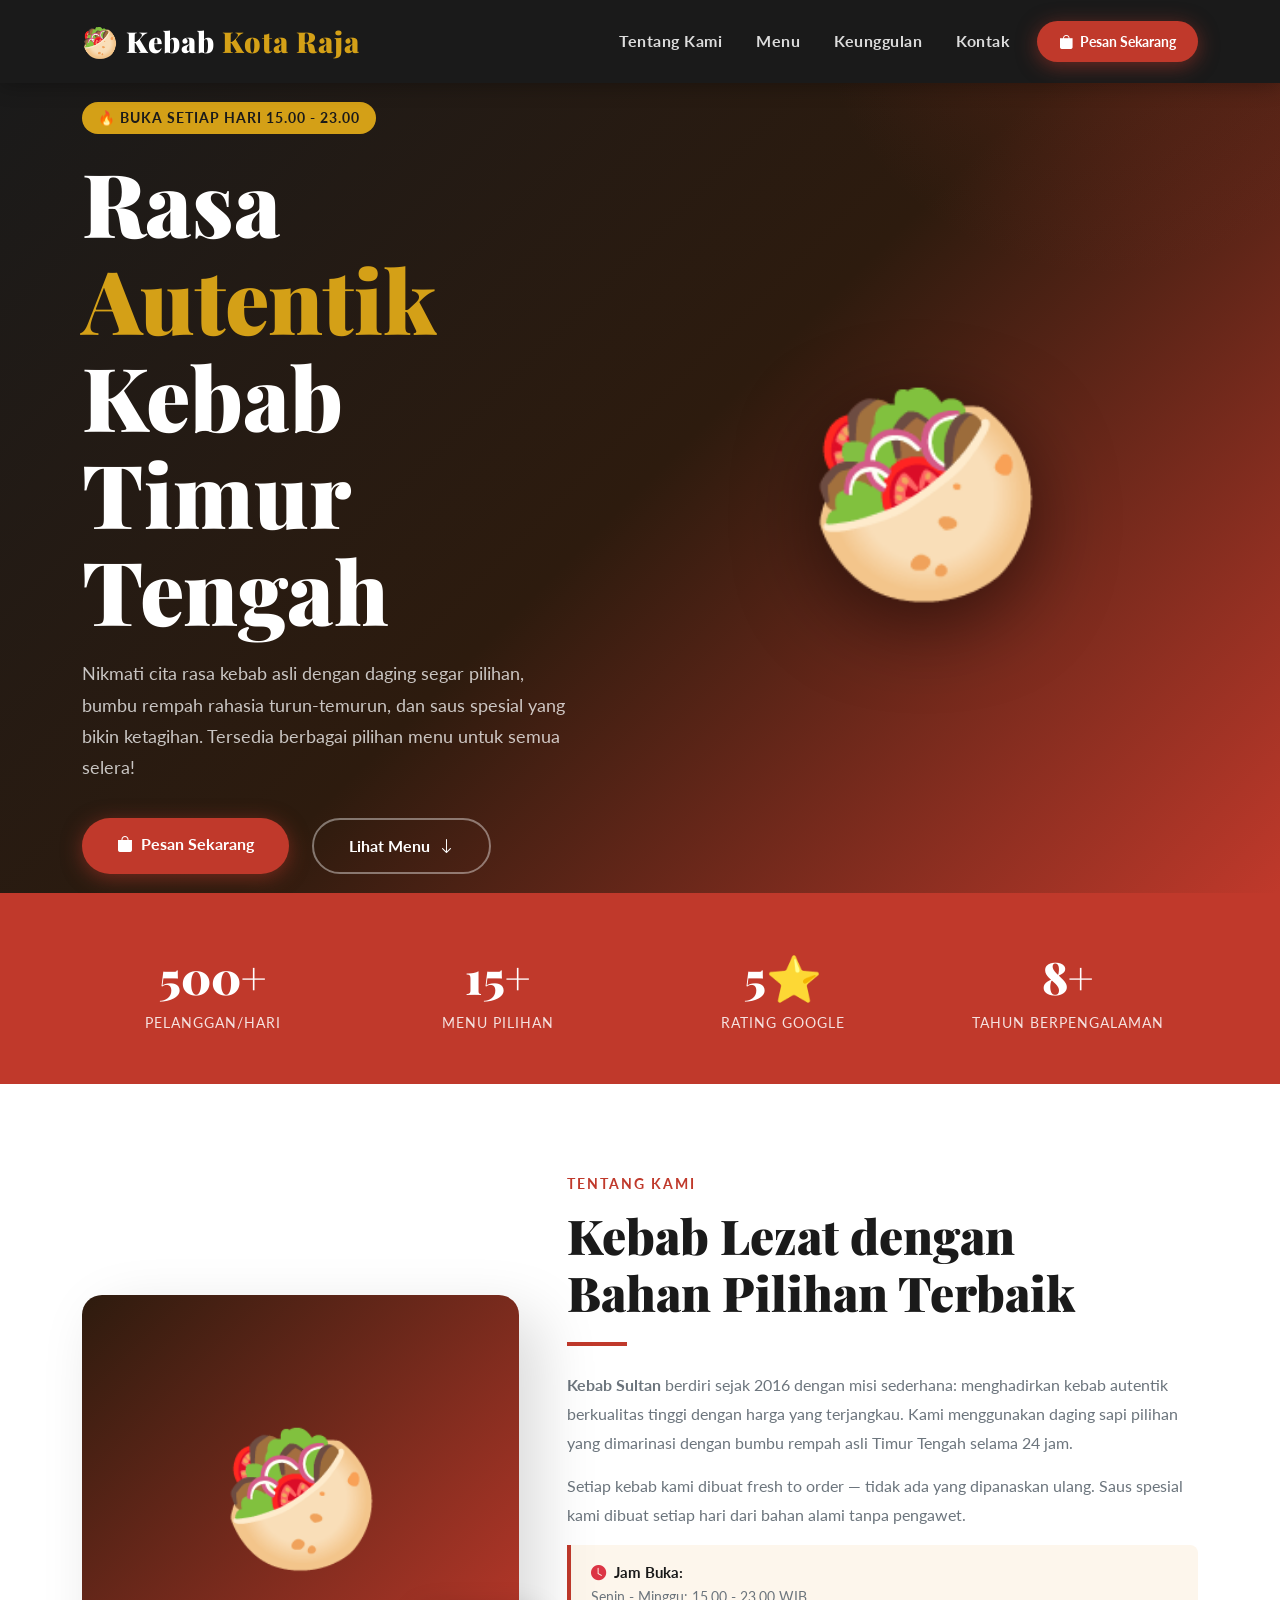
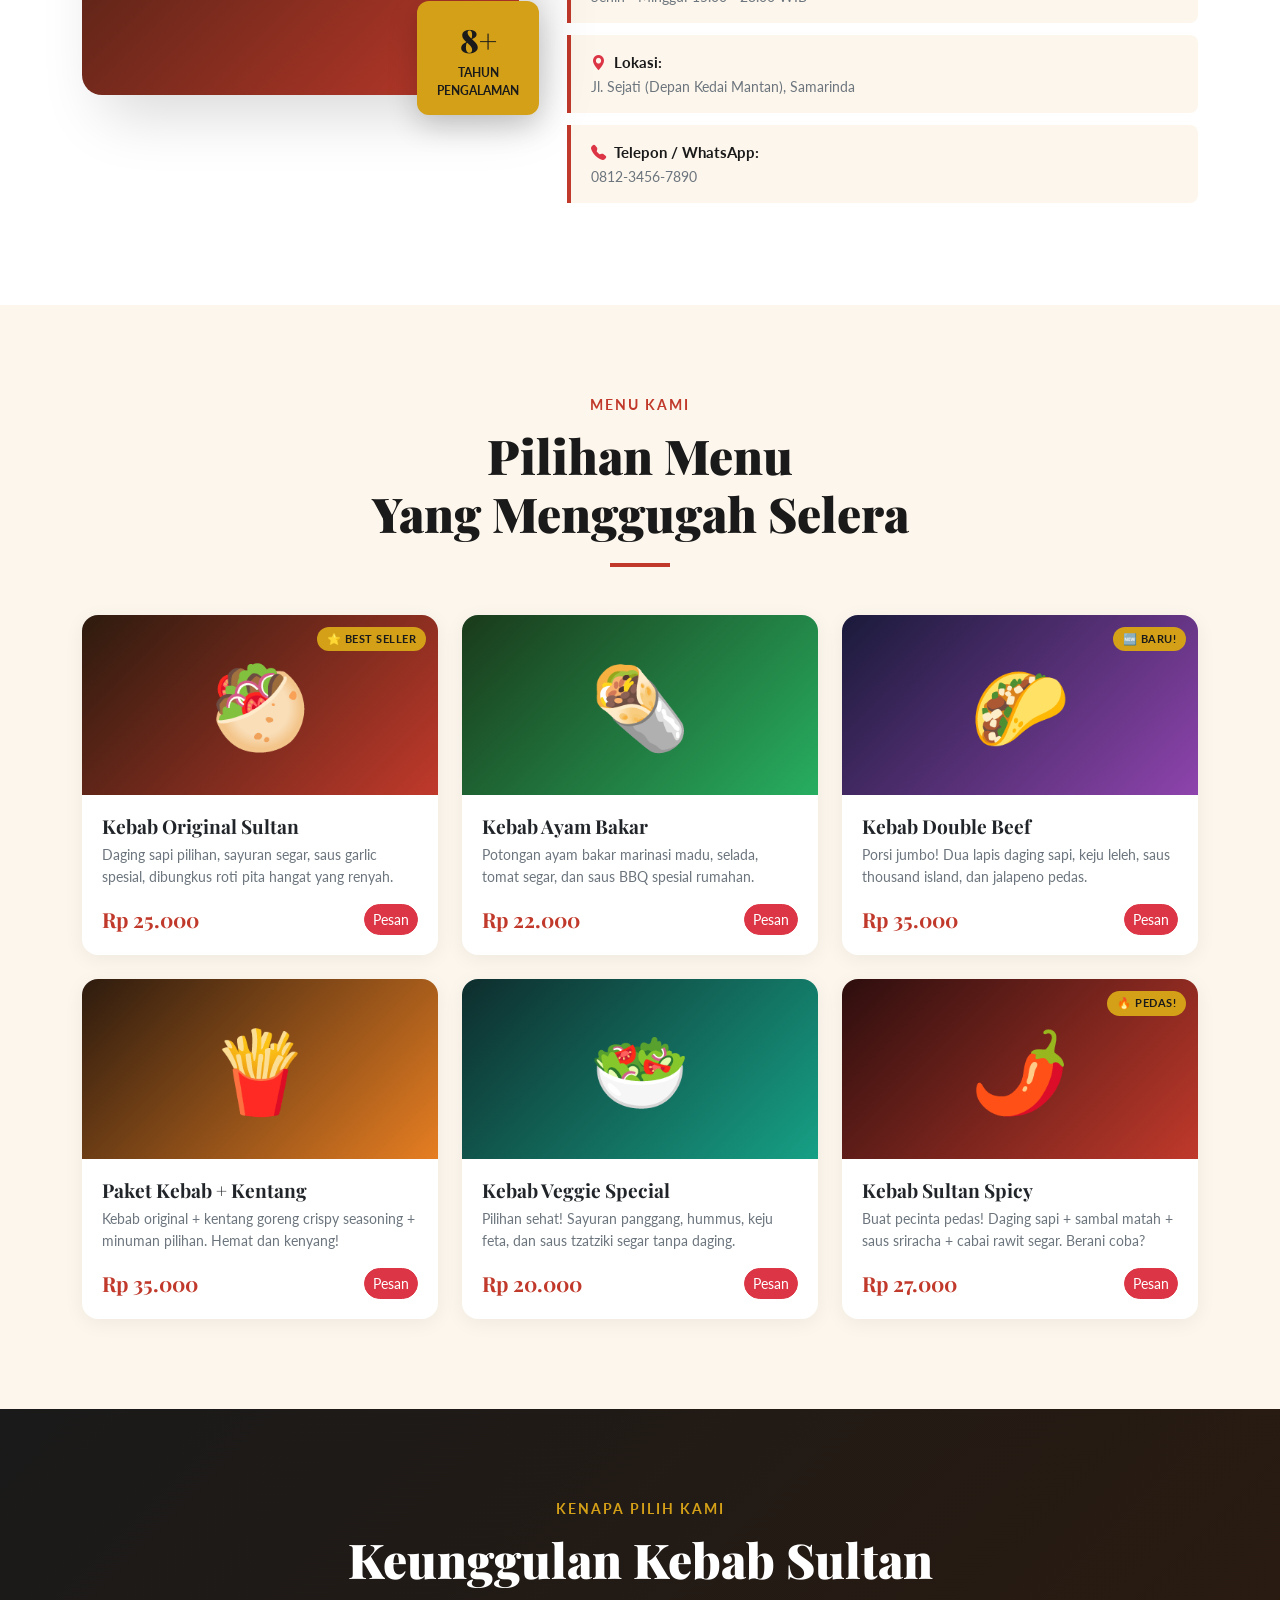
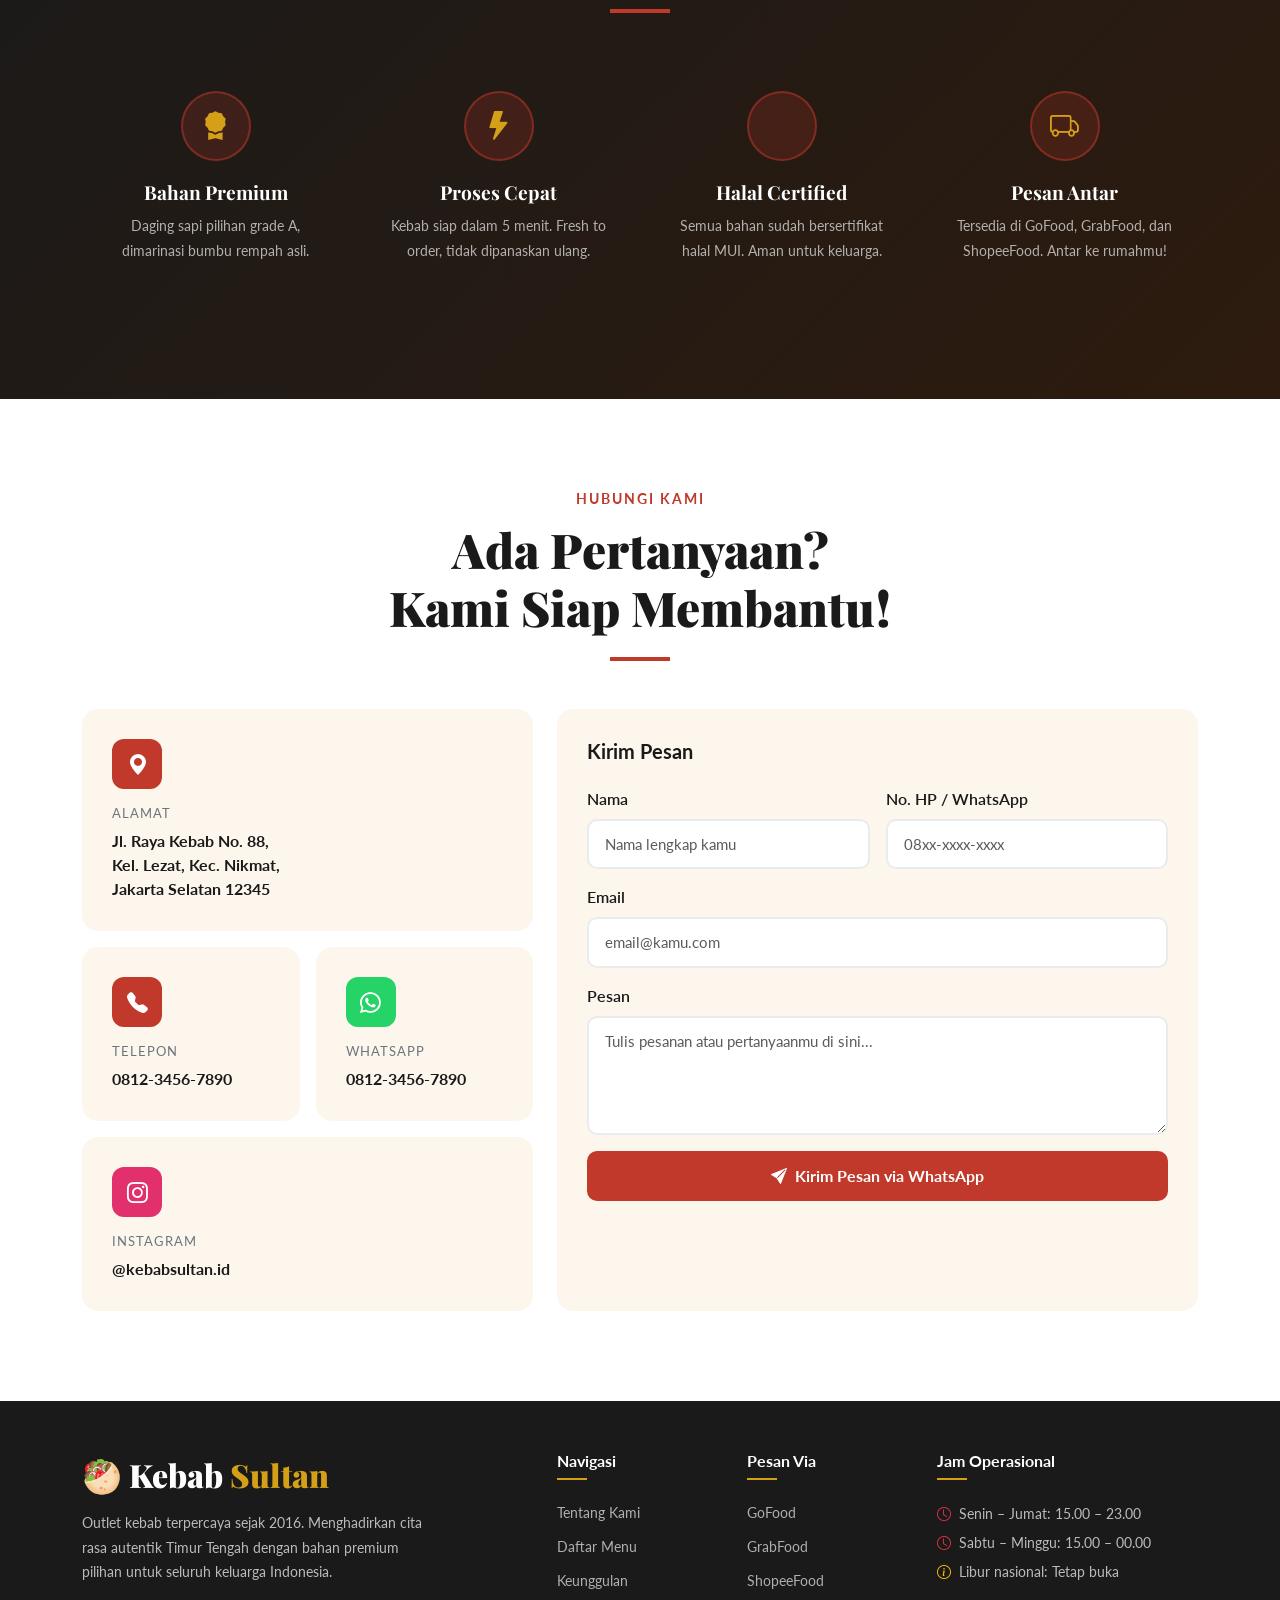
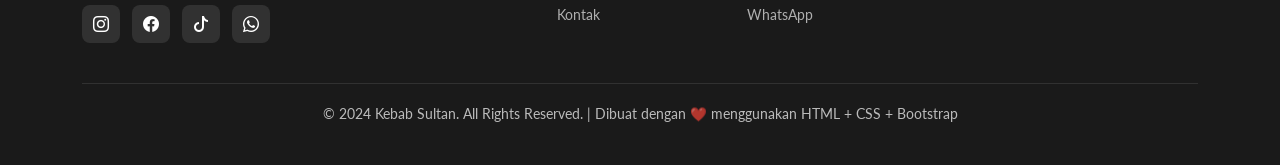
<file: index.html>
<!DOCTYPE html>
<html lang="id">
<head>

  <!-- =====================================================
    index.html — Kebab Sultan
    Ini adalah file UTAMA yang dibuka browser.
    File ini hanya berisi STRUKTUR (HTML) saja.

    Struktur Folder Proyek:
    📁 kebab-sultan/
    ├── 📄 index.html   ← file ini (struktur halaman)
    ├── 📄 style.css    ← semua tampilan / desain
    └── 📄 script.js    ← semua logika / interaktivitas
  ===================================================== -->

  <meta charset="UTF-8">
  <meta name="viewport" content="width=device-width, initial-scale=1.0">
  <title>Kebab Sultan - Outlet Kebab Terlezat</title>

  <!-- =====================================================
    MENGHUBUNGKAN FILE EKSTERNAL
    Urutan link CSS sangat penting:
    1. Bootstrap (framework) → harus pertama
    2. Bootstrap Icons       → ikon dari Bootstrap
    3. Google Fonts          → font dari internet
    4. style.css             → CSS kita sendiri (terakhir,
                               agar bisa menimpa Bootstrap)
  ===================================================== -->

  <!-- 1. Bootstrap CSS -->
  <link href="https://cdn.jsdelivr.net/npm/bootstrap@5.3.2/dist/css/bootstrap.min.css" rel="stylesheet">

  <!-- 2. Bootstrap Icons -->
  <link href="https://cdn.jsdelivr.net/npm/bootstrap-icons@1.11.3/font/bootstrap-icons.min.css" rel="stylesheet">

  <!-- 3. Google Fonts (Playfair Display + Lato) -->
  <link href="https://fonts.googleapis.com/css2?family=Playfair+Display:wght@700;900&family=Lato:wght@400;700&display=swap" rel="stylesheet">

  <!-- 4. CSS kita sendiri (harus paling terakhir!) -->
  <link rel="stylesheet" href="Styles.css">

</head>

<body>

  <!-- =====================================================
    NAVBAR — Menu Navigasi Atas
    Bootstrap class yang dipakai:
    • navbar           → komponen navbar Bootstrap
    • navbar-expand-lg → menu penuh di layar besar (lg = ≥992px)
    • container        → membatasi lebar konten & memusatkannya
    • navbar-toggler   → tombol hamburger ☰ di HP
    • navbar-collapse  → area menu yang bisa dilipat/dibuka
    • ms-auto          → margin-start: auto (dorong ke kanan)
  ===================================================== -->
  <nav class="navbar navbar-expand-lg navbar-custom">
    <div class="container">

      <!-- Logo / Nama Brand -->
      <a class="navbar-brand navbar-brand-text" href="#">
        🥙 Kebab <span>Kota Raja</span>
      </a>

      <!-- Tombol Hamburger (hanya muncul di HP) -->
      <button
        class="navbar-toggler"
        type="button"
        data-bs-toggle="collapse"
        data-bs-target="#navbarMenu"
        aria-controls="navbarMenu"
        aria-expanded="false"
        aria-label="Toggle navigation"
        style="border-color: rgba(255,255,255,0.3);"
      >
        <span class="navbar-toggler-icon" style="filter: invert(1);"></span>
      </button>

      <!-- Daftar Menu Navigasi -->
      <div class="collapse navbar-collapse" id="navbarMenu">
        <ul class="navbar-nav ms-auto gap-1">
          <li class="nav-item">
            <a class="nav-link nav-link-custom" href="#tentang">Tentang Kami</a>
          </li>
          <li class="nav-item">
            <a class="nav-link nav-link-custom" href="#menu">Menu</a>
          </li>
          <li class="nav-item">
            <a class="nav-link nav-link-custom" href="#keunggulan">Keunggulan</a>
          </li>
          <li class="nav-item">
            <a class="nav-link nav-link-custom" href="#kontak">Kontak</a>
          </li>
          <li class="nav-item ms-2">
            <a class="btn-pesan" href="cabang.html" style="font-size:0.9rem; padding:10px 22px;">
              <i class="bi bi-bag-fill me-1"></i> Pesan Sekarang
            </a>
          </li>
        </ul>
      </div>

    </div>
  </nav>


  <!-- =====================================================
    HERO SECTION — Banner Utama
    Bootstrap class yang dipakai:
    • row              → baris dalam grid system (12 kolom)
    • col-lg-6         → elemen mengambil 6/12 kolom di layar besar
    • align-items-center → isi baris rata tengah vertikal
    • mt-5 mt-lg-0     → margin-top di HP, tapi nol di desktop
    • d-flex flex-wrap → flex container, item bisa turun baris
    • gap-2            → jarak antar item flex
  ===================================================== -->
  <section class="hero-section">
    <div class="container">
      <div class="row align-items-center">

        <!-- Kolom Kiri: Teks Utama -->
        <div class="col-lg-6">
          <span class="hero-badge">🔥 Buka Setiap Hari 15.00 - 23.00</span>

          <h1 class="hero-title">
            Rasa <span class="highlight">Autentik</span><br>
            Kebab Timur<br>
            Tengah
          </h1>

          <p class="hero-desc">
            Nikmati cita rasa kebab asli dengan daging segar pilihan,
            bumbu rempah rahasia turun-temurun, dan saus spesial yang
            bikin ketagihan. Tersedia berbagai pilihan menu untuk semua selera!
          </p>

          <div class="d-flex flex-wrap gap-2">
            <a href="cabang.html" class="btn-pesan">
              <i class="bi bi-bag-fill me-2"></i>Pesan Sekarang
            </a>
            <a href="#menu" class="btn-lihat-menu">
              Lihat Menu <i class="bi bi-arrow-down ms-1"></i>
            </a>
          </div>
        </div>

        <!-- Kolom Kanan: Gambar / Emoji Kebab -->
        <div class="col-lg-6 text-center mt-5 mt-lg-0">
          <div class="hero-image-placeholder">🥙</div>
        </div>

      </div>
    </div>
  </section>


  <!-- =====================================================
    STATISTIK SECTION
    Bootstrap class: row, col-6, col-md-3
    → 2 kolom di HP (col-6 = 6/12)
    → 4 kolom di tablet ke atas (col-md-3 = 3/12)
  ===================================================== -->
  <section class="stats-section">
    <div class="container">
      <div class="row text-center">

        <div class="col-6 col-md-3">
          <div class="stat-item">
            <span class="stat-number">500+</span>
            <span class="stat-label">Pelanggan/Hari</span>
          </div>
        </div>

        <div class="col-6 col-md-3">
          <div class="stat-item">
            <span class="stat-number">15+</span>
            <span class="stat-label">Menu Pilihan</span>
          </div>
        </div>

        <div class="col-6 col-md-3">
          <div class="stat-item">
            <span class="stat-number">5⭐</span>
            <span class="stat-label">Rating Google</span>
          </div>
        </div>

        <div class="col-6 col-md-3">
          <div class="stat-item">
            <span class="stat-number">8+</span>
            <span class="stat-label">Tahun Berpengalaman</span>
          </div>
        </div>

      </div>
    </div>
  </section>


  <!-- =====================================================
    TENTANG KAMI SECTION
    Bootstrap class: g-5 (gap antar kolom), offset-lg-*
  ===================================================== -->
  <section class="tentang-section" id="tentang">
    <div class="container">
      <div class="row g-5 align-items-center">

        <!-- Kolom Kiri: Gambar Dekoratif -->
        <div class="col-lg-5">
          <div class="tentang-img-box">
            🥙
            <div class="badge-tahun">
              <div style="font-size:2rem;">8+</div>
              <div style="font-size:0.75rem; font-family:'Lato',sans-serif; font-weight:700;">TAHUN<br>PENGALAMAN</div>
            </div>
          </div>
        </div>

        <!-- Kolom Kanan: Informasi Teks -->
        <div class="col-lg-7">
          <span class="section-label">Tentang Kami</span>
          <h2 class="section-title">
            Kebab Lezat dengan<br>Bahan Pilihan Terbaik
          </h2>
          <div class="garis-merah"></div>

          <p class="tentang-desc">
            <strong>Kebab Sultan</strong> berdiri sejak 2016 dengan misi sederhana:
            menghadirkan kebab autentik berkualitas tinggi dengan harga yang terjangkau.
            Kami menggunakan daging sapi pilihan yang dimarinasi dengan bumbu rempah
            asli Timur Tengah selama 24 jam.
          </p>
          <p class="tentang-desc">
            Setiap kebab kami dibuat fresh to order — tidak ada yang dipanaskan ulang.
            Saus spesial kami dibuat setiap hari dari bahan alami tanpa pengawet.
          </p>

          <div class="info-box">
            <strong><i class="bi bi-clock-fill text-danger me-2"></i>Jam Buka:</strong><br>
            <span>Senin - Minggu: 15.00 - 23.00 WIB</span>
          </div>
          <div class="info-box">
            <strong><i class="bi bi-geo-alt-fill text-danger me-2"></i>Lokasi:</strong><br>
            <span>Jl. Sejati (Depan Kedai Mantan), Samarinda</span>
          </div>
          <div class="info-box">
            <strong><i class="bi bi-telephone-fill text-danger me-2"></i>Telepon / WhatsApp:</strong><br>
            <span>0812-3456-7890</span>
          </div>
        </div>

      </div>
    </div>
  </section>


  <!-- =====================================================
    MENU SECTION
    Bootstrap class: col-md-6 col-lg-4
    → 1 kolom di HP (default)
    → 2 kolom di tablet (col-md-6 = 6/12)
    → 3 kolom di desktop (col-lg-4 = 4/12)
  ===================================================== -->
  <section class="menu-section" id="menu">
    <div class="container">

      <!-- Judul Section -->
      <div class="text-center mb-5">
        <span class="section-label">Menu Kami</span>
        <h2 class="section-title">Pilihan Menu<br>Yang Menggugah Selera</h2>
        <div class="garis-merah mx-auto"></div>
      </div>

      <!-- Grid Kartu Menu -->
      <div class="row g-4">

        <!-- Kartu 1: Kebab Original -->
        <div class="col-md-6 col-lg-4">
          <div class="menu-card card h-100">
            <div class="menu-img-area">
              🥙
              <span class="badge-populer">⭐ Best Seller</span>
            </div>
            <div class="menu-card-body">
              <h5 class="menu-nama">Kebab Original Sultan</h5>
              <p class="menu-desc">
                Daging sapi pilihan, sayuran segar, saus garlic spesial,
                dibungkus roti pita hangat yang renyah.
              </p>
              <div class="d-flex justify-content-between align-items-center">
                <span class="menu-harga">Rp 25.000</span>
                <a href="https://wa.me/62812345678?text=Saya mau pesan Kebab Original Sultan"
                   class="btn btn-sm btn-danger rounded-pill">Pesan</a>
              </div>
            </div>
          </div>
        </div>

        <!-- Kartu 2: Kebab Ayam -->
        <div class="col-md-6 col-lg-4">
          <div class="menu-card card h-100">
            <div class="menu-img-area" style="background: linear-gradient(135deg, #1a3a1a, #27ae60);">
              🌯
            </div>
            <div class="menu-card-body">
              <h5 class="menu-nama">Kebab Ayam Bakar</h5>
              <p class="menu-desc">
                Potongan ayam bakar marinasi madu, selada, tomat segar,
                dan saus BBQ spesial rumahan.
              </p>
              <div class="d-flex justify-content-between align-items-center">
                <span class="menu-harga">Rp 22.000</span>
                <a href="https://wa.me/62812345678?text=Saya mau pesan Kebab Ayam Bakar"
                   class="btn btn-sm btn-danger rounded-pill">Pesan</a>
              </div>
            </div>
          </div>
        </div>

        <!-- Kartu 3: Kebab Double Beef -->
        <div class="col-md-6 col-lg-4">
          <div class="menu-card card h-100">
            <div class="menu-img-area" style="background: linear-gradient(135deg, #1a1a3a, #8e44ad);">
              🌮
              <span class="badge-populer">🆕 Baru!</span>
            </div>
            <div class="menu-card-body">
              <h5 class="menu-nama">Kebab Double Beef</h5>
              <p class="menu-desc">
                Porsi jumbo! Dua lapis daging sapi, keju leleh,
                saus thousand island, dan jalapeno pedas.
              </p>
              <div class="d-flex justify-content-between align-items-center">
                <span class="menu-harga">Rp 35.000</span>
                <a href="https://wa.me/62812345678?text=Saya mau pesan Kebab Double Beef"
                   class="btn btn-sm btn-danger rounded-pill">Pesan</a>
              </div>
            </div>
          </div>
        </div>

        <!-- Kartu 4: Paket Kombo -->
        <div class="col-md-6 col-lg-4">
          <div class="menu-card card h-100">
            <div class="menu-img-area" style="background: linear-gradient(135deg, #2d1b0e, #e67e22);">
              🍟
            </div>
            <div class="menu-card-body">
              <h5 class="menu-nama">Paket Kebab + Kentang</h5>
              <p class="menu-desc">
                Kebab original + kentang goreng crispy seasoning
                + minuman pilihan. Hemat dan kenyang!
              </p>
              <div class="d-flex justify-content-between align-items-center">
                <span class="menu-harga">Rp 35.000</span>
                <a href="https://wa.me/62812345678?text=Saya mau pesan Paket Kebab+Kentang"
                   class="btn btn-sm btn-danger rounded-pill">Pesan</a>
              </div>
            </div>
          </div>
        </div>

        <!-- Kartu 5: Veggie -->
        <div class="col-md-6 col-lg-4">
          <div class="menu-card card h-100">
            <div class="menu-img-area" style="background: linear-gradient(135deg, #0e2d2d, #16a085);">
              🥗
            </div>
            <div class="menu-card-body">
              <h5 class="menu-nama">Kebab Veggie Special</h5>
              <p class="menu-desc">
                Pilihan sehat! Sayuran panggang, hummus, keju feta,
                dan saus tzatziki segar tanpa daging.
              </p>
              <div class="d-flex justify-content-between align-items-center">
                <span class="menu-harga">Rp 20.000</span>
                <a href="https://wa.me/62812345678?text=Saya mau pesan Kebab Veggie Special"
                   class="btn btn-sm btn-danger rounded-pill">Pesan</a>
              </div>
            </div>
          </div>
        </div>

        <!-- Kartu 6: Spicy -->
        <div class="col-md-6 col-lg-4">
          <div class="menu-card card h-100">
            <div class="menu-img-area" style="background: linear-gradient(135deg, #2d0e0e, #c0392b);">
              🌶️
              <span class="badge-populer">🔥 Pedas!</span>
            </div>
            <div class="menu-card-body">
              <h5 class="menu-nama">Kebab Sultan Spicy</h5>
              <p class="menu-desc">
                Buat pecinta pedas! Daging sapi + sambal matah +
                saus sriracha + cabai rawit segar. Berani coba?
              </p>
              <div class="d-flex justify-content-between align-items-center">
                <span class="menu-harga">Rp 27.000</span>
                <a href="https://wa.me/62812345678?text=Saya mau pesan Kebab Sultan Spicy"
                   class="btn btn-sm btn-danger rounded-pill">Pesan</a>
              </div>
            </div>
          </div>
        </div>

      </div><!-- /row -->
    </div>
  </section>


  <!-- =====================================================
    KEUNGGULAN SECTION
  ===================================================== -->
  <section class="keunggulan-section" id="keunggulan">
    <div class="container">

      <div class="text-center mb-5">
        <span class="section-label" style="color: var(--warna-emas);">Kenapa Pilih Kami</span>
        <h2 class="section-title" style="color: white;">Keunggulan Kebab Sultan</h2>
        <div class="garis-merah mx-auto"></div>
      </div>

      <div class="row g-3">

        <div class="col-6 col-md-3">
          <div class="keunggulan-item">
            <div class="keunggulan-icon"><i class="bi bi-award-fill"></i></div>
            <h5 class="keunggulan-judul">Bahan Premium</h5>
            <p class="keunggulan-desc">Daging sapi pilihan grade A, dimarinasi bumbu rempah asli.</p>
          </div>
        </div>

        <div class="col-6 col-md-3">
          <div class="keunggulan-item">
            <div class="keunggulan-icon"><i class="bi bi-lightning-fill"></i></div>
            <h5 class="keunggulan-judul">Proses Cepat</h5>
            <p class="keunggulan-desc">Kebab siap dalam 5 menit. Fresh to order, tidak dipanaskan ulang.</p>
          </div>
        </div>

        <div class="col-6 col-md-3">
          <div class="keunggulan-item">
            <div class="keunggulan-icon"><i class="bi bi-shield-check-fill"></i></div>
            <h5 class="keunggulan-judul">Halal Certified</h5>
            <p class="keunggulan-desc">Semua bahan sudah bersertifikat halal MUI. Aman untuk keluarga.</p>
          </div>
        </div>

        <div class="col-6 col-md-3">
          <div class="keunggulan-item">
            <div class="keunggulan-icon"><i class="bi bi-truck"></i></div>
            <h5 class="keunggulan-judul">Pesan Antar</h5>
            <p class="keunggulan-desc">Tersedia di GoFood, GrabFood, dan ShopeeFood. Antar ke rumahmu!</p>
          </div>
        </div>

      </div>
    </div>
  </section>


  <!-- =====================================================
    KONTAK SECTION
    Bootstrap class pada form:
    • form-label    → label input
    • form-control  → styling input/textarea Bootstrap
    • mb-3          → margin bawah
    • fw-semibold   → font-weight semi-bold
  ===================================================== -->
  <section class="kontak-section" id="kontak">
    <div class="container">

      <div class="text-center mb-5">
        <span class="section-label">Hubungi Kami</span>
        <h2 class="section-title">Ada Pertanyaan?<br>Kami Siap Membantu!</h2>
        <div class="garis-merah mx-auto"></div>
      </div>

      <div class="row g-4">

        <!-- Kolom Kiri: Info Kontak -->
        <div class="col-lg-5">
          <div class="row g-3">

            <div class="col-12">
              <div class="kontak-card">
                <div class="kontak-icon"><i class="bi bi-geo-alt-fill"></i></div>
                <div class="kontak-label">Alamat</div>
                <div class="kontak-value">
                  Jl. Raya Kebab No. 88,<br>
                  Kel. Lezat, Kec. Nikmat,<br>
                  Jakarta Selatan 12345
                </div>
              </div>
            </div>

            <div class="col-6">
              <div class="kontak-card">
                <div class="kontak-icon"><i class="bi bi-telephone-fill"></i></div>
                <div class="kontak-label">Telepon</div>
                <div class="kontak-value">0812-3456-7890</div>
              </div>
            </div>

            <div class="col-6">
              <div class="kontak-card">
                <div class="kontak-icon" style="background-color: #25D366;">
                  <i class="bi bi-whatsapp"></i>
                </div>
                <div class="kontak-label">WhatsApp</div>
                <div class="kontak-value">0812-3456-7890</div>
              </div>
            </div>

            <div class="col-12">
              <div class="kontak-card">
                <div class="kontak-icon" style="background-color: #E1306C;">
                  <i class="bi bi-instagram"></i>
                </div>
                <div class="kontak-label">Instagram</div>
                <div class="kontak-value">@kebabsultan.id</div>
              </div>
            </div>

          </div>
        </div>

        <!-- Kolom Kanan: Form Kirim Pesan -->
        <div class="col-lg-7">
          <div class="kontak-card">
            <h5 class="fw-bold mb-4">Kirim Pesan</h5>

            <form>
              <div class="row g-3">

                <div class="col-md-6">
                  <label class="form-label fw-semibold" for="nama">Nama</label>
                  <input type="text" class="form-control form-control-custom"
                         id="nama" placeholder="Nama lengkap kamu">
                </div>

                <div class="col-md-6">
                  <label class="form-label fw-semibold" for="hp">No. HP / WhatsApp</label>
                  <input type="tel" class="form-control form-control-custom"
                         id="hp" placeholder="08xx-xxxx-xxxx">
                </div>

                <div class="col-12">
                  <label class="form-label fw-semibold" for="email">Email</label>
                  <input type="email" class="form-control form-control-custom"
                         id="email" placeholder="email@kamu.com">
                </div>

                <div class="col-12">
                  <label class="form-label fw-semibold" for="pesan">Pesan</label>
                  <textarea class="form-control form-control-custom"
                            id="pesan" rows="4"
                            placeholder="Tulis pesanan atau pertanyaanmu di sini..."></textarea>
                </div>

                <div class="col-12">
                  <button type="submit" class="btn-kirim">
                    <i class="bi bi-send-fill me-2"></i>Kirim Pesan via WhatsApp
                  </button>
                </div>

              </div>
            </form>
          </div>
        </div>

      </div>
    </div>
  </section>


  <!-- =====================================================
    FOOTER
  ===================================================== -->
  <footer>
    <div class="container">
      <div class="row g-4">

        <!-- Kolom 1: Brand & Sosmed -->
        <div class="col-lg-4">
          <div class="footer-brand">🥙 Kebab <span>Sultan</span></div>
          <p class="footer-desc">
            Outlet kebab terpercaya sejak 2016. Menghadirkan cita rasa
            autentik Timur Tengah dengan bahan premium pilihan untuk
            seluruh keluarga Indonesia.
          </p>
          <div class="footer-sosmed">
            <a href="#" aria-label="Instagram"><i class="bi bi-instagram"></i></a>
            <a href="#" aria-label="Facebook"><i class="bi bi-facebook"></i></a>
            <a href="#" aria-label="TikTok"><i class="bi bi-tiktok"></i></a>
            <a href="#" aria-label="WhatsApp"><i class="bi bi-whatsapp"></i></a>
          </div>
        </div>

        <!-- Kolom 2: Link Cepat -->
        <div class="col-6 col-lg-2 offset-lg-1">
          <h6 class="footer-judul">Navigasi</h6>
          <ul class="footer-list">
            <li><a href="#tentang">Tentang Kami</a></li>
            <li><a href="#menu">Daftar Menu</a></li>
            <li><a href="#keunggulan">Keunggulan</a></li>
            <li><a href="#kontak">Kontak</a></li>
          </ul>
        </div>

        <!-- Kolom 3: Platform Pesan -->
        <div class="col-6 col-lg-2">
          <h6 class="footer-judul">Pesan Via</h6>
          <ul class="footer-list">
            <li><a href="#">GoFood</a></li>
            <li><a href="#">GrabFood</a></li>
            <li><a href="#">ShopeeFood</a></li>
            <li><a href="#">WhatsApp</a></li>
          </ul>
        </div>

        <!-- Kolom 4: Jam Buka -->
        <div class="col-lg-3">
          <h6 class="footer-judul">Jam Operasional</h6>
          <p style="font-size: 0.9rem; line-height: 2;">
            <i class="bi bi-clock me-2 text-danger"></i>Senin – Jumat: 15.00 – 23.00<br>
            <i class="bi bi-clock me-2 text-danger"></i>Sabtu – Minggu: 15.00 – 00.00<br>
            <i class="bi bi-info-circle me-2 text-warning"></i>Libur nasional: Tetap buka
          </p>
        </div>

      </div>

      <!-- Garis & Copyright -->
      <div class="footer-bottom">
        <p>© 2024 Kebab Sultan. All Rights Reserved. | Dibuat dengan ❤️ menggunakan HTML + CSS + Bootstrap</p>
      </div>

    </div>
  </footer>


  <!-- =====================================================
    MENGHUBUNGKAN FILE JAVASCRIPT
    Letakkan script di BAWAH </body> agar halaman
    selesai dimuat sebelum JavaScript dijalankan.

    Urutan:
    1. Bootstrap JS (wajib untuk komponen interaktif)
    2. script.js milik kita sendiri (terakhir)
  ===================================================== -->

  <!-- 1. Bootstrap JS (untuk navbar toggle, dll) -->
  <script src="https://cdn.jsdelivr.net/npm/bootstrap@5.3.2/dist/js/bootstrap.bundle.min.js"></script>

  <!-- 2. JavaScript kita sendiri -->
  <script src="Script.js"></script>

</body>
</html>
</file>
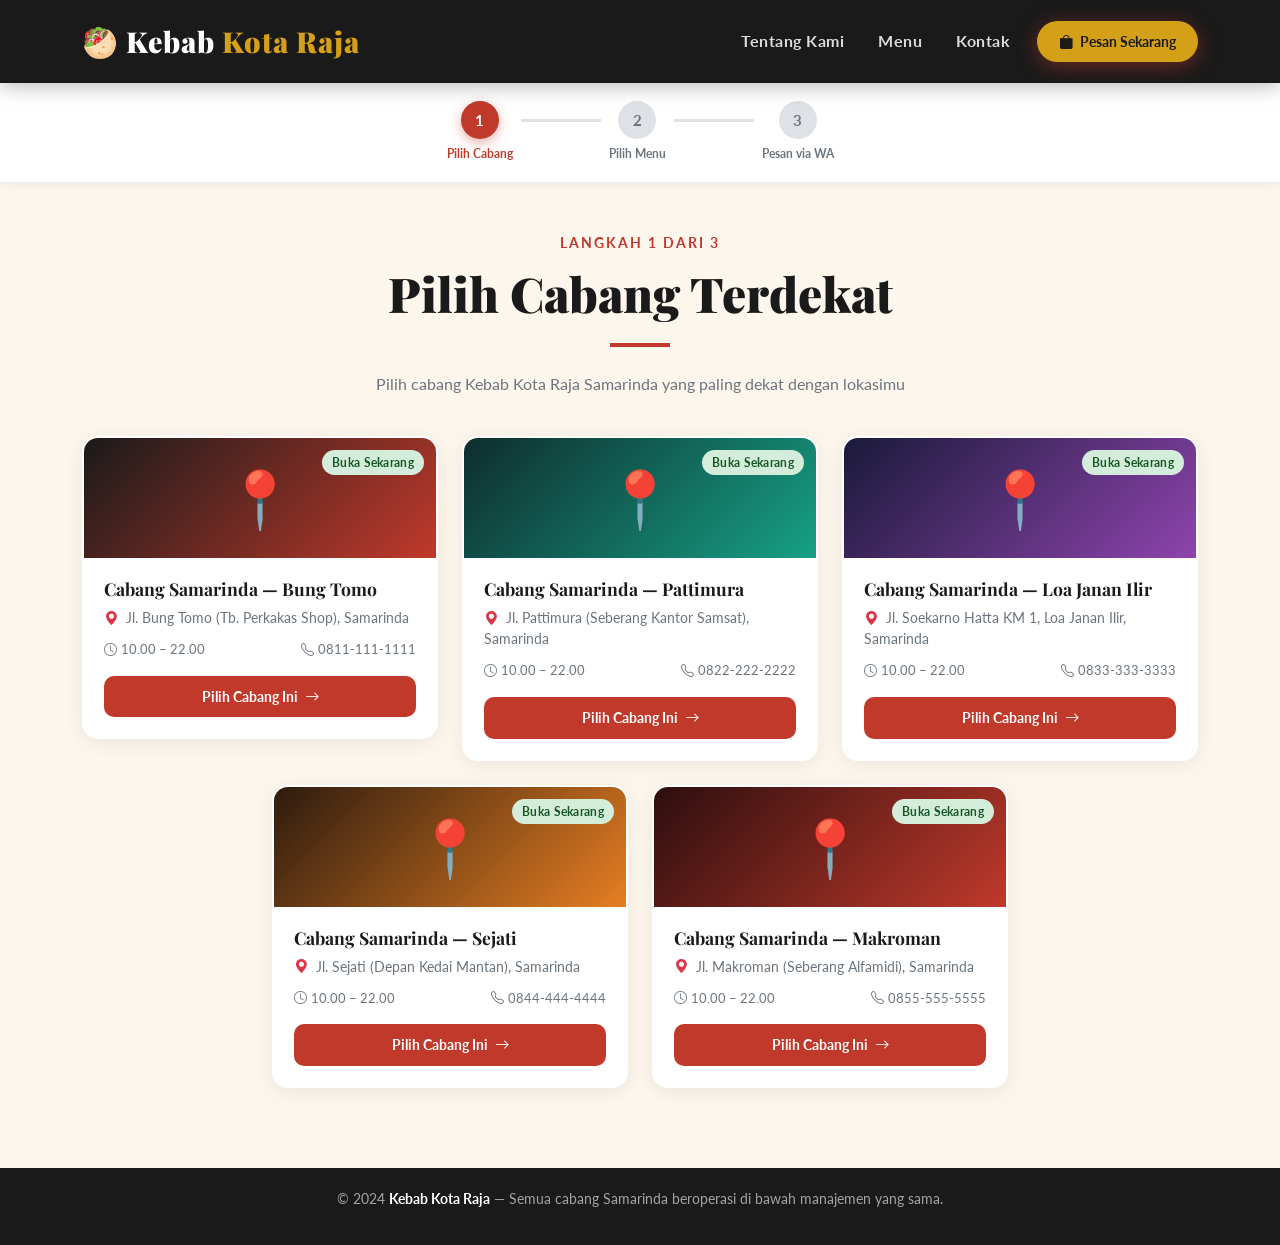
<file: cabang copy.html>
<!DOCTYPE html>
<html lang="id">
<head>
  <meta charset="UTF-8">
  <meta name="viewport" content="width=device-width, initial-scale=1.0">
  <title>Pesan Kebab Kota Raja - Pilih Cabang</title>
  <link href="https://cdn.jsdelivr.net/npm/bootstrap@5.3.2/dist/css/bootstrap.min.css" rel="stylesheet">
  <link href="https://cdn.jsdelivr.net/npm/bootstrap-icons@1.11.3/font/bootstrap-icons.min.css" rel="stylesheet">
  <link href="https://fonts.googleapis.com/css2?family=Playfair+Display:wght@700;900&family=Lato:wght@400;700&display=swap" rel="stylesheet">
  <link rel="stylesheet" href="Styles.css">
  <link rel="stylesheet" href="Cabang.css">
</head>
<body>

  <!-- NAVBAR -->
  <nav class="navbar navbar-expand-lg navbar-custom">
    <div class="container">
      <a class="navbar-brand navbar-brand-text" href="Kebab.html">
        🥙 Kebab <span>Kota Raja</span>
      </a>
      <button class="navbar-toggler" type="button"
        data-bs-toggle="collapse" data-bs-target="#navbarMenu"
        style="border-color: rgba(255,255,255,0.3);">
        <span class="navbar-toggler-icon" style="filter:invert(1);"></span>
      </button>
      <div class="collapse navbar-collapse" id="navbarMenu">
        <ul class="navbar-nav ms-auto gap-1">
          <li class="nav-item"><a class="nav-link nav-link-custom" href="Kebab.html#tentang">Tentang Kami</a></li>
          <li class="nav-item"><a class="nav-link nav-link-custom" href="Kebab.html#menu">Menu</a></li>
          <li class="nav-item"><a class="nav-link nav-link-custom" href="Kebab.html#kontak">Kontak</a></li>
          <li class="nav-item ms-2">
            <a class="btn-pesan active-pesan" href="/Cabang.html" style="font-size:0.9rem;padding:10px 22px;">
              <i class="bi bi-bag-fill me-1"></i> Pesan Sekarang
            </a>
          </li>
        </ul>
      </div>
    </div>
  </nav>


  <!-- BREADCRUMB -->
  <div class="breadcrumb-bar">
    <div class="container">
      <div class="step-flow">
        <div class="step-item active" id="step-1">
          <div class="step-circle">1</div>
          <span class="step-label">Pilih Cabang</span>
        </div>
        <div class="step-connector" id="conn-1"></div>
        <div class="step-item" id="step-2">
          <div class="step-circle">2</div>
          <span class="step-label">Pilih Menu</span>
        </div>
        <div class="step-connector" id="conn-2"></div>
        <div class="step-item" id="step-3">
          <div class="step-circle">3</div>
          <span class="step-label">Pesan via WA</span>
        </div>
      </div>
    </div>
  </div>


  <!-- MAIN CONTENT -->
  <main class="pesan-main">
    <div class="container">


      <!-- HALAMAN 1: PILIH CABANG -->
      <div id="halaman-cabang">

        <div class="page-header text-center">
          <span class="section-label">Langkah 1 dari 3</span>
          <h2 class="section-title">Pilih Cabang Terdekat</h2>
          <div class="garis-merah mx-auto"></div>
          <p class="page-desc">Pilih cabang Kebab Kota Raja Samarinda yang paling dekat dengan lokasimu</p>
        </div>

        <div class="row g-4 justify-content-center">

          <!-- Cabang 1: Bung Tomo -->
          <div class="col-md-6 col-lg-4">
            <div class="cabang-card" onclick="pilihCabang('bungtomo')">
              <div class="cabang-header" style="background: linear-gradient(135deg,#1a1a1a,#C0392B);">
                <div class="cabang-emoji">📍</div>
                <span class="cabang-badge-status buka">Buka Sekarang</span>
              </div>
              <div class="cabang-body">
                <h5 class="cabang-nama">Cabang Samarinda — Bung Tomo</h5>
                <p class="cabang-alamat">
                  <i class="bi bi-geo-alt-fill text-danger me-1"></i>
                  Jl. Bung Tomo (Tb. Perkakas Shop), Samarinda
                </p>
                <div class="cabang-info-row">
                  <span><i class="bi bi-clock me-1"></i>10.00 – 22.00</span>
                  <span><i class="bi bi-telephone me-1"></i>0811-111-1111</span>
                </div>
                <button class="btn-pilih-cabang">
                  Pilih Cabang Ini <i class="bi bi-arrow-right ms-1"></i>
                </button>
              </div>
            </div>
          </div>

          <!-- Cabang 2: Pattimura -->
          <div class="col-md-6 col-lg-4">
            <div class="cabang-card" onclick="pilihCabang('pattimura')">
              <div class="cabang-header" style="background: linear-gradient(135deg,#0e2d2d,#16a085);">
                <div class="cabang-emoji">📍</div>
                <span class="cabang-badge-status buka">Buka Sekarang</span>
              </div>
              <div class="cabang-body">
                <h5 class="cabang-nama">Cabang Samarinda — Pattimura</h5>
                <p class="cabang-alamat">
                  <i class="bi bi-geo-alt-fill text-danger me-1"></i>
                  Jl. Pattimura (Seberang Kantor Samsat), Samarinda
                </p>
                <div class="cabang-info-row">
                  <span><i class="bi bi-clock me-1"></i>10.00 – 22.00</span>
                  <span><i class="bi bi-telephone me-1"></i>0822-222-2222</span>
                </div>
                <button class="btn-pilih-cabang">
                  Pilih Cabang Ini <i class="bi bi-arrow-right ms-1"></i>
                </button>
              </div>
            </div>
          </div>

          <!-- Cabang 3: Soekarno Hatta -->
          <div class="col-md-6 col-lg-4">
            <div class="cabang-card" onclick="pilihCabang('soekarnohatta')">
              <div class="cabang-header" style="background: linear-gradient(135deg,#1a1a3a,#8e44ad);">
                <div class="cabang-emoji">📍</div>
                <span class="cabang-badge-status buka">Buka Sekarang</span>
              </div>
              <div class="cabang-body">
                <h5 class="cabang-nama">Cabang Samarinda — Loa Janan Ilir</h5>
                <p class="cabang-alamat">
                  <i class="bi bi-geo-alt-fill text-danger me-1"></i>
                  Jl. Soekarno Hatta KM 1, Loa Janan Ilir, Samarinda
                </p>
                <div class="cabang-info-row">
                  <span><i class="bi bi-clock me-1"></i>10.00 – 22.00</span>
                  <span><i class="bi bi-telephone me-1"></i>0833-333-3333</span>
                </div>
                <button class="btn-pilih-cabang">
                  Pilih Cabang Ini <i class="bi bi-arrow-right ms-1"></i>
                </button>
              </div>
            </div>
          </div>

          <!-- Cabang 4: Sejati -->
          <div class="col-md-6 col-lg-4">
            <div class="cabang-card" onclick="pilihCabang('sejati')">
              <div class="cabang-header" style="background: linear-gradient(135deg,#2d1b0e,#e67e22);">
                <div class="cabang-emoji">📍</div>
                <span class="cabang-badge-status buka">Buka Sekarang</span>
              </div>
              <div class="cabang-body">
                <h5 class="cabang-nama">Cabang Samarinda — Sejati</h5>
                <p class="cabang-alamat">
                  <i class="bi bi-geo-alt-fill text-danger me-1"></i>
                  Jl. Sejati (Depan Kedai Mantan), Samarinda
                </p>
                <div class="cabang-info-row">
                  <span><i class="bi bi-clock me-1"></i>10.00 – 22.00</span>
                  <span><i class="bi bi-telephone me-1"></i>0844-444-4444</span>
                </div>
                <button class="btn-pilih-cabang">
                  Pilih Cabang Ini <i class="bi bi-arrow-right ms-1"></i>
                </button>
              </div>
            </div>
          </div>

          <!-- Cabang 5: Makroman -->
          <div class="col-md-6 col-lg-4">
            <div class="cabang-card" onclick="pilihCabang('makroman')">
              <div class="cabang-header" style="background: linear-gradient(135deg,#2d0e0e,#c0392b);">
                <div class="cabang-emoji">📍</div>
                <span class="cabang-badge-status buka">Buka Sekarang</span>
              </div>
              <div class="cabang-body">
                <h5 class="cabang-nama">Cabang Samarinda — Makroman</h5>
                <p class="cabang-alamat">
                  <i class="bi bi-geo-alt-fill text-danger me-1"></i>
                  Jl. Makroman (Seberang Alfamidi), Samarinda
                </p>
                <div class="cabang-info-row">
                  <span><i class="bi bi-clock me-1"></i>10.00 – 22.00</span>
                  <span><i class="bi bi-telephone me-1"></i>0855-555-5555</span>
                </div>
                <button class="btn-pilih-cabang">
                  Pilih Cabang Ini <i class="bi bi-arrow-right ms-1"></i>
                </button>
              </div>
            </div>
          </div>

        </div><!-- /row -->
      </div><!-- /halaman-cabang -->


      <!-- HALAMAN 2: PILIH MENU -->
      <div id="halaman-menu" class="d-none">

        <div class="cabang-terpilih-bar">
          <div class="d-flex align-items-center gap-2">
            <i class="bi bi-geo-alt-fill text-danger"></i>
            <span>Cabang: <strong id="nama-cabang-terpilih">-</strong></span>
          </div>
          <button class="btn-ganti-cabang" onclick="gantiCabang()">
            <i class="bi bi-arrow-left me-1"></i> Ganti Cabang
          </button>
        </div>

        <div class="page-header text-center">
          <span class="section-label">Langkah 2 dari 3</span>
          <h2 class="section-title">Pilih Menu Favoritmu</h2>
          <div class="garis-merah mx-auto"></div>
          <p class="page-desc">Tambahkan menu yang kamu inginkan, lalu klik "Lanjut Pesan"</p>
        </div>

        <div class="row g-4">

          <div class="col-md-6 col-lg-4">
            <div class="menu-card-pesan card h-100">
              <div class="menu-img-area">
                🥙
                <span class="badge-populer">⭐ Best Seller</span>
              </div>
              <div class="menu-card-body">
                <h5 class="menu-nama">Kebab Original Sultan</h5>
                <p class="menu-desc">Daging sapi pilihan, sayuran segar, saus garlic spesial.</p>
                <div class="d-flex justify-content-between align-items-center">
                  <span class="menu-harga">Rp 25.000</span>
                  <div class="qty-control">
                    <button class="qty-btn" onclick="ubahQty(this, -1)">−</button>
                    <span class="qty-angka">0</span>
                    <button class="qty-btn tambah" onclick="ubahQty(this, 1)">+</button>
                  </div>
                </div>
              </div>
            </div>
          </div>

          <div class="col-md-6 col-lg-4">
            <div class="menu-card-pesan card h-100">
              <div class="menu-img-area" style="background:linear-gradient(135deg,#1a3a1a,#27ae60);">
                🌯
              </div>
              <div class="menu-card-body">
                <h5 class="menu-nama">Kebab Ayam Bakar</h5>
                <p class="menu-desc">Ayam bakar marinasi madu, selada, tomat, saus BBQ.</p>
                <div class="d-flex justify-content-between align-items-center">
                  <span class="menu-harga">Rp 22.000</span>
                  <div class="qty-control">
                    <button class="qty-btn" onclick="ubahQty(this, -1)">−</button>
                    <span class="qty-angka">0</span>
                    <button class="qty-btn tambah" onclick="ubahQty(this, 1)">+</button>
                  </div>
                </div>
              </div>
            </div>
          </div>

          <div class="col-md-6 col-lg-4">
            <div class="menu-card-pesan card h-100">
              <div class="menu-img-area" style="background:linear-gradient(135deg,#1a1a3a,#8e44ad);">
                🌮
                <span class="badge-populer">🆕 Baru!</span>
              </div>
              <div class="menu-card-body">
                <h5 class="menu-nama">Kebab Double Beef</h5>
                <p class="menu-desc">Porsi jumbo, dua lapis daging sapi, keju leleh.</p>
                <div class="d-flex justify-content-between align-items-center">
                  <span class="menu-harga">Rp 35.000</span>
                  <div class="qty-control">
                    <button class="qty-btn" onclick="ubahQty(this, -1)">−</button>
                    <span class="qty-angka">0</span>
                    <button class="qty-btn tambah" onclick="ubahQty(this, 1)">+</button>
                  </div>
                </div>
              </div>
            </div>
          </div>

          <div class="col-md-6 col-lg-4">
            <div class="menu-card-pesan card h-100">
              <div class="menu-img-area" style="background:linear-gradient(135deg,#2d1b0e,#e67e22);">
                🍟
              </div>
              <div class="menu-card-body">
                <h5 class="menu-nama">Paket Kebab + Kentang</h5>
                <p class="menu-desc">Kebab original + kentang crispy + minuman pilihan.</p>
                <div class="d-flex justify-content-between align-items-center">
                  <span class="menu-harga">Rp 35.000</span>
                  <div class="qty-control">
                    <button class="qty-btn" onclick="ubahQty(this, -1)">−</button>
                    <span class="qty-angka">0</span>
                    <button class="qty-btn tambah" onclick="ubahQty(this, 1)">+</button>
                  </div>
                </div>
              </div>
            </div>
          </div>

          <div class="col-md-6 col-lg-4">
            <div class="menu-card-pesan card h-100">
              <div class="menu-img-area" style="background:linear-gradient(135deg,#0e2d2d,#16a085);">
                🥗
              </div>
              <div class="menu-card-body">
                <h5 class="menu-nama">Kebab Veggie Special</h5>
                <p class="menu-desc">Sayuran panggang, hummus, keju feta, saus tzatziki.</p>
                <div class="d-flex justify-content-between align-items-center">
                  <span class="menu-harga">Rp 20.000</span>
                  <div class="qty-control">
                    <button class="qty-btn" onclick="ubahQty(this, -1)">−</button>
                    <span class="qty-angka">0</span>
                    <button class="qty-btn tambah" onclick="ubahQty(this, 1)">+</button>
                  </div>
                </div>
              </div>
            </div>
          </div>

          <div class="col-md-6 col-lg-4">
            <div class="menu-card-pesan card h-100">
              <div class="menu-img-area" style="background:linear-gradient(135deg,#2d0e0e,#c0392b);">
                🌶️
                <span class="badge-populer">🔥 Pedas!</span>
              </div>
              <div class="menu-card-body">
                <h5 class="menu-nama">Kebab Sultan Spicy</h5>
                <p class="menu-desc">Sambal matah + sriracha + cabai rawit segar.</p>
                <div class="d-flex justify-content-between align-items-center">
                  <span class="menu-harga">Rp 27.000</span>
                  <div class="qty-control">
                    <button class="qty-btn" onclick="ubahQty(this, -1)">−</button>
                    <span class="qty-angka">0</span>
                    <button class="qty-btn tambah" onclick="ubahQty(this, 1)">+</button>
                  </div>
                </div>
              </div>
            </div>
          </div>

        </div><!-- /row menu -->

        <div class="ringkasan-box d-none" id="ringkasan-box">
          <div class="ringkasan-header">
            <i class="bi bi-cart-fill me-2"></i>Ringkasan Pesanan
          </div>
          <div class="ringkasan-body">
            <div id="ringkasan-isi"></div>
            <div class="ringkasan-total">
              <span>Total:</span>
              <span id="ringkasan-total-harga" class="total-harga">Rp 0</span>
            </div>
          </div>
        </div>

        <div class="text-center mt-4">
          <button class="btn-lanjut-wa" id="btn-lanjut-wa" onclick="lanjutKeWA()" disabled>
            <i class="bi bi-whatsapp me-2"></i>
            Lanjut Pesan via WhatsApp
            <span id="total-item-badge" class="total-badge">0 item</span>
          </button>
          <p class="hint-text mt-2" id="hint-pilih-menu">
            <i class="bi bi-info-circle me-1"></i>Pilih minimal 1 menu untuk melanjutkan
          </p>
        </div>

      </div><!-- /halaman-menu -->


      <!-- HALAMAN 3: KONFIRMASI -->
      <div id="halaman-konfirmasi" class="d-none">

        <div class="page-header text-center">
          <span class="section-label">Langkah 3 dari 3</span>
          <h2 class="section-title">Konfirmasi Pesanan</h2>
          <div class="garis-merah mx-auto"></div>
          <p class="page-desc">Cek pesananmu sebelum dikirim ke WhatsApp cabang</p>
        </div>

        <div class="row justify-content-center">
          <div class="col-lg-7">

            <div class="konfirmasi-box">

              <div class="konfirmasi-section">
                <div class="konfirmasi-section-label">
                  <i class="bi bi-geo-alt-fill me-2"></i>Cabang Tujuan
                </div>
                <div class="konfirmasi-value" id="konfirmasi-cabang"></div>
              </div>

              <div class="konfirmasi-section">
                <div class="konfirmasi-section-label">
                  <i class="bi bi-bag-fill me-2"></i>Menu yang Dipesan
                </div>
                <div id="konfirmasi-menu-list"></div>
              </div>

              <div class="konfirmasi-total">
                <span>Total Pembayaran</span>
                <span id="konfirmasi-total" class="total-harga-besar"></span>
              </div>

              <div class="konfirmasi-section">
                <div class="konfirmasi-section-label">
                  <i class="bi bi-pencil-fill me-2"></i>Catatan Tambahan (opsional)
                </div>
                <textarea
                  id="catatan-pesan"
                  class="form-control form-control-custom mt-2"
                  rows="3"
                  placeholder="Contoh: tidak pakai bawang, tambah saus, dll..."
                ></textarea>
              </div>

            </div>

            <div class="d-flex gap-3 mt-4">
              <button class="btn-kembali-menu" onclick="kembaliKeMenu()">
                <i class="bi bi-arrow-left me-1"></i> Edit Pesanan
              </button>
              <button class="btn-kirim-wa" onclick="kirimKeWA()">
                <i class="bi bi-whatsapp me-2"></i> Kirim ke WhatsApp Cabang
              </button>
            </div>

          </div>
        </div>

      </div><!-- /halaman-konfirmasi -->


    </div><!-- /container -->
  </main>


  <!-- FOOTER MINI -->
  <footer class="footer-mini">
    <div class="container text-center">
      <p>© 2024 <strong>Kebab Kota Raja</strong> — Semua cabang Samarinda beroperasi di bawah manajemen yang sama.</p>
    </div>
  </footer>


  <script src="https://cdn.jsdelivr.net/npm/bootstrap@5.3.2/dist/js/bootstrap.bundle.min.js"></script>
  <script src="Cabang.js"></script>

</body>
</html>
</file>
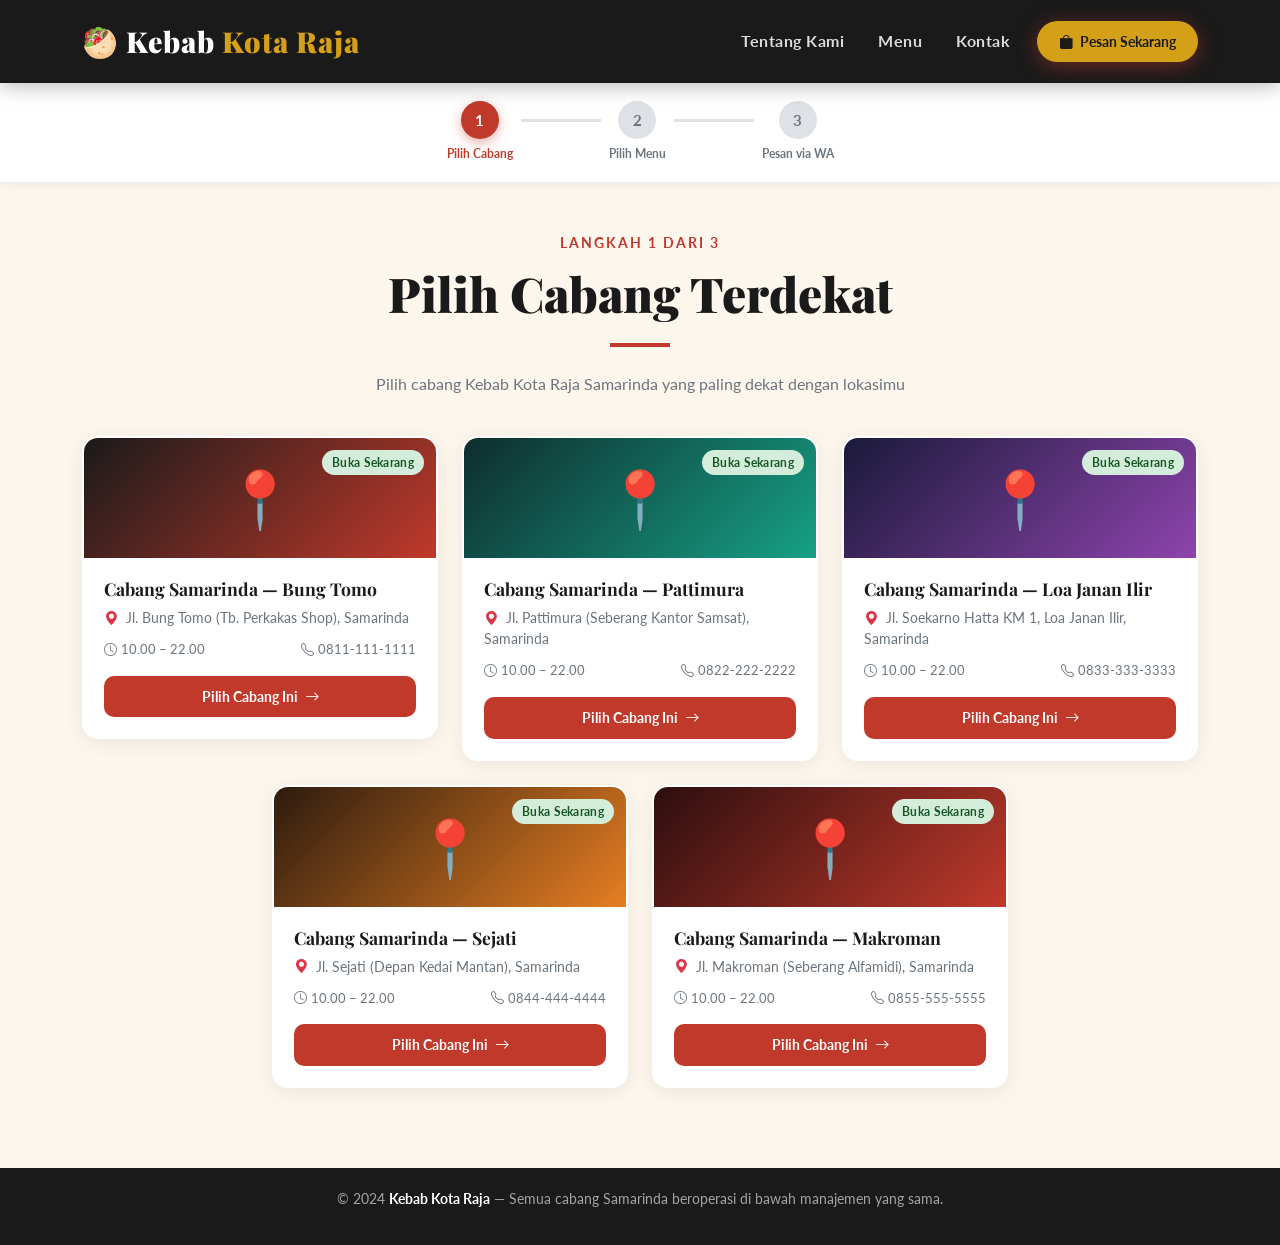
<file: cabang.html>
<!DOCTYPE html>
<html lang="id">
<head>
  <meta charset="UTF-8">
  <meta name="viewport" content="width=device-width, initial-scale=1.0">
  <title>Pesan Kebab Kota Raja - Pilih Cabang</title>
  <link href="https://cdn.jsdelivr.net/npm/bootstrap@5.3.2/dist/css/bootstrap.min.css" rel="stylesheet">
  <link href="https://cdn.jsdelivr.net/npm/bootstrap-icons@1.11.3/font/bootstrap-icons.min.css" rel="stylesheet">
  <link href="https://fonts.googleapis.com/css2?family=Playfair+Display:wght@700;900&family=Lato:wght@400;700&display=swap" rel="stylesheet">
  <link rel="stylesheet" href="Styles.css">
  <link rel="stylesheet" href="Cabang.css">
</head>
<body>

  <!-- NAVBAR -->
  <nav class="navbar navbar-expand-lg navbar-custom">
    <div class="container">
      <a class="navbar-brand navbar-brand-text" href="index.html">
        🥙 Kebab <span>Kota Raja</span>
      </a>
      <button class="navbar-toggler" type="button"
        data-bs-toggle="collapse" data-bs-target="#navbarMenu"
        style="border-color: rgba(255,255,255,0.3);">
        <span class="navbar-toggler-icon" style="filter:invert(1);"></span>
      </button>
      <div class="collapse navbar-collapse" id="navbarMenu">
        <ul class="navbar-nav ms-auto gap-1">
          <li class="nav-item"><a class="nav-link nav-link-custom" href="index.html#tentang">Tentang Kami</a></li>
          <li class="nav-item"><a class="nav-link nav-link-custom" href="index.html#menu">Menu</a></li>
          <li class="nav-item"><a class="nav-link nav-link-custom" href="index.html#kontak">Kontak</a></li>
          <li class="nav-item ms-2">
            <a class="btn-pesan active-pesan" href="/cabang.html" style="font-size:0.9rem;padding:10px 22px;">
              <i class="bi bi-bag-fill me-1"></i> Pesan Sekarang
            </a>
          </li>
        </ul>
      </div>
    </div>
  </nav>


  <!-- BREADCRUMB -->
  <div class="breadcrumb-bar">
    <div class="container">
      <div class="step-flow">
        <div class="step-item active" id="step-1">
          <div class="step-circle">1</div>
          <span class="step-label">Pilih Cabang</span>
        </div>
        <div class="step-connector" id="conn-1"></div>
        <div class="step-item" id="step-2">
          <div class="step-circle">2</div>
          <span class="step-label">Pilih Menu</span>
        </div>
        <div class="step-connector" id="conn-2"></div>
        <div class="step-item" id="step-3">
          <div class="step-circle">3</div>
          <span class="step-label">Pesan via WA</span>
        </div>
      </div>
    </div>
  </div>


  <!-- MAIN CONTENT -->
  <main class="pesan-main">
    <div class="container">


      <!-- HALAMAN 1: PILIH CABANG -->
      <div id="halaman-cabang">

        <div class="page-header text-center">
          <span class="section-label">Langkah 1 dari 3</span>
          <h2 class="section-title">Pilih Cabang Terdekat</h2>
          <div class="garis-merah mx-auto"></div>
          <p class="page-desc">Pilih cabang Kebab Kota Raja Samarinda yang paling dekat dengan lokasimu</p>
        </div>

        <div class="row g-4 justify-content-center">

          <!-- Cabang 1: Bung Tomo -->
          <div class="col-md-6 col-lg-4">
            <div class="cabang-card" onclick="pilihCabang('bungtomo')">
              <div class="cabang-header" style="background: linear-gradient(135deg,#1a1a1a,#C0392B);">
                <div class="cabang-emoji">📍</div>
                <span class="cabang-badge-status buka">Buka Sekarang</span>
              </div>
              <div class="cabang-body">
                <h5 class="cabang-nama">Cabang Samarinda — Bung Tomo</h5>
                <p class="cabang-alamat">
                  <i class="bi bi-geo-alt-fill text-danger me-1"></i>
                  Jl. Bung Tomo (Tb. Perkakas Shop), Samarinda
                </p>
                <div class="cabang-info-row">
                  <span><i class="bi bi-clock me-1"></i>10.00 – 22.00</span>
                  <span><i class="bi bi-telephone me-1"></i>0811-111-1111</span>
                </div>
                <button class="btn-pilih-cabang">
                  Pilih Cabang Ini <i class="bi bi-arrow-right ms-1"></i>
                </button>
              </div>
            </div>
          </div>

          <!-- Cabang 2: Pattimura -->
          <div class="col-md-6 col-lg-4">
            <div class="cabang-card" onclick="pilihCabang('pattimura')">
              <div class="cabang-header" style="background: linear-gradient(135deg,#0e2d2d,#16a085);">
                <div class="cabang-emoji">📍</div>
                <span class="cabang-badge-status buka">Buka Sekarang</span>
              </div>
              <div class="cabang-body">
                <h5 class="cabang-nama">Cabang Samarinda — Pattimura</h5>
                <p class="cabang-alamat">
                  <i class="bi bi-geo-alt-fill text-danger me-1"></i>
                  Jl. Pattimura (Seberang Kantor Samsat), Samarinda
                </p>
                <div class="cabang-info-row">
                  <span><i class="bi bi-clock me-1"></i>10.00 – 22.00</span>
                  <span><i class="bi bi-telephone me-1"></i>0822-222-2222</span>
                </div>
                <button class="btn-pilih-cabang">
                  Pilih Cabang Ini <i class="bi bi-arrow-right ms-1"></i>
                </button>
              </div>
            </div>
          </div>

          <!-- Cabang 3: Soekarno Hatta -->
          <div class="col-md-6 col-lg-4">
            <div class="cabang-card" onclick="pilihCabang('soekarnohatta')">
              <div class="cabang-header" style="background: linear-gradient(135deg,#1a1a3a,#8e44ad);">
                <div class="cabang-emoji">📍</div>
                <span class="cabang-badge-status buka">Buka Sekarang</span>
              </div>
              <div class="cabang-body">
                <h5 class="cabang-nama">Cabang Samarinda — Loa Janan Ilir</h5>
                <p class="cabang-alamat">
                  <i class="bi bi-geo-alt-fill text-danger me-1"></i>
                  Jl. Soekarno Hatta KM 1, Loa Janan Ilir, Samarinda
                </p>
                <div class="cabang-info-row">
                  <span><i class="bi bi-clock me-1"></i>10.00 – 22.00</span>
                  <span><i class="bi bi-telephone me-1"></i>0833-333-3333</span>
                </div>
                <button class="btn-pilih-cabang">
                  Pilih Cabang Ini <i class="bi bi-arrow-right ms-1"></i>
                </button>
              </div>
            </div>
          </div>

          <!-- Cabang 4: Sejati -->
          <div class="col-md-6 col-lg-4">
            <div class="cabang-card" onclick="pilihCabang('sejati')">
              <div class="cabang-header" style="background: linear-gradient(135deg,#2d1b0e,#e67e22);">
                <div class="cabang-emoji">📍</div>
                <span class="cabang-badge-status buka">Buka Sekarang</span>
              </div>
              <div class="cabang-body">
                <h5 class="cabang-nama">Cabang Samarinda — Sejati</h5>
                <p class="cabang-alamat">
                  <i class="bi bi-geo-alt-fill text-danger me-1"></i>
                  Jl. Sejati (Depan Kedai Mantan), Samarinda
                </p>
                <div class="cabang-info-row">
                  <span><i class="bi bi-clock me-1"></i>10.00 – 22.00</span>
                  <span><i class="bi bi-telephone me-1"></i>0844-444-4444</span>
                </div>
                <button class="btn-pilih-cabang">
                  Pilih Cabang Ini <i class="bi bi-arrow-right ms-1"></i>
                </button>
              </div>
            </div>
          </div>

          <!-- Cabang 5: Makroman -->
          <div class="col-md-6 col-lg-4">
            <div class="cabang-card" onclick="pilihCabang('makroman')">
              <div class="cabang-header" style="background: linear-gradient(135deg,#2d0e0e,#c0392b);">
                <div class="cabang-emoji">📍</div>
                <span class="cabang-badge-status buka">Buka Sekarang</span>
              </div>
              <div class="cabang-body">
                <h5 class="cabang-nama">Cabang Samarinda — Makroman</h5>
                <p class="cabang-alamat">
                  <i class="bi bi-geo-alt-fill text-danger me-1"></i>
                  Jl. Makroman (Seberang Alfamidi), Samarinda
                </p>
                <div class="cabang-info-row">
                  <span><i class="bi bi-clock me-1"></i>10.00 – 22.00</span>
                  <span><i class="bi bi-telephone me-1"></i>0855-555-5555</span>
                </div>
                <button class="btn-pilih-cabang">
                  Pilih Cabang Ini <i class="bi bi-arrow-right ms-1"></i>
                </button>
              </div>
            </div>
          </div>

        </div><!-- /row -->
      </div><!-- /halaman-cabang -->


      <!-- HALAMAN 2: PILIH MENU -->
      <div id="halaman-menu" class="d-none">

        <div class="cabang-terpilih-bar">
          <div class="d-flex align-items-center gap-2">
            <i class="bi bi-geo-alt-fill text-danger"></i>
            <span>Cabang: <strong id="nama-cabang-terpilih">-</strong></span>
          </div>
          <button class="btn-ganti-cabang" onclick="gantiCabang()">
            <i class="bi bi-arrow-left me-1"></i> Ganti Cabang
          </button>
        </div>

        <div class="page-header text-center">
          <span class="section-label">Langkah 2 dari 3</span>
          <h2 class="section-title">Pilih Menu Favoritmu</h2>
          <div class="garis-merah mx-auto"></div>
          <p class="page-desc">Tambahkan menu yang kamu inginkan, lalu klik "Lanjut Pesan"</p>
        </div>

        <div class="row g-4">

          <div class="col-md-6 col-lg-4">
            <div class="menu-card-pesan card h-100">
              <div class="menu-img-area">
                🥙
                <span class="badge-populer">⭐ Best Seller</span>
              </div>
              <div class="menu-card-body">
                <h5 class="menu-nama">Kebab Original Sultan</h5>
                <p class="menu-desc">Daging sapi pilihan, sayuran segar, saus garlic spesial.</p>
                <div class="d-flex justify-content-between align-items-center">
                  <span class="menu-harga">Rp 25.000</span>
                  <div class="qty-control">
                    <button class="qty-btn" onclick="ubahQty(this, -1)">−</button>
                    <span class="qty-angka">0</span>
                    <button class="qty-btn tambah" onclick="ubahQty(this, 1)">+</button>
                  </div>
                </div>
              </div>
            </div>
          </div>

          <div class="col-md-6 col-lg-4">
            <div class="menu-card-pesan card h-100">
              <div class="menu-img-area" style="background:linear-gradient(135deg,#1a3a1a,#27ae60);">
                🌯
              </div>
              <div class="menu-card-body">
                <h5 class="menu-nama">Kebab Ayam Bakar</h5>
                <p class="menu-desc">Ayam bakar marinasi madu, selada, tomat, saus BBQ.</p>
                <div class="d-flex justify-content-between align-items-center">
                  <span class="menu-harga">Rp 22.000</span>
                  <div class="qty-control">
                    <button class="qty-btn" onclick="ubahQty(this, -1)">−</button>
                    <span class="qty-angka">0</span>
                    <button class="qty-btn tambah" onclick="ubahQty(this, 1)">+</button>
                  </div>
                </div>
              </div>
            </div>
          </div>

          <div class="col-md-6 col-lg-4">
            <div class="menu-card-pesan card h-100">
              <div class="menu-img-area" style="background:linear-gradient(135deg,#1a1a3a,#8e44ad);">
                🌮
                <span class="badge-populer">🆕 Baru!</span>
              </div>
              <div class="menu-card-body">
                <h5 class="menu-nama">Kebab Double Beef</h5>
                <p class="menu-desc">Porsi jumbo, dua lapis daging sapi, keju leleh.</p>
                <div class="d-flex justify-content-between align-items-center">
                  <span class="menu-harga">Rp 35.000</span>
                  <div class="qty-control">
                    <button class="qty-btn" onclick="ubahQty(this, -1)">−</button>
                    <span class="qty-angka">0</span>
                    <button class="qty-btn tambah" onclick="ubahQty(this, 1)">+</button>
                  </div>
                </div>
              </div>
            </div>
          </div>

          <div class="col-md-6 col-lg-4">
            <div class="menu-card-pesan card h-100">
              <div class="menu-img-area" style="background:linear-gradient(135deg,#2d1b0e,#e67e22);">
                🍟
              </div>
              <div class="menu-card-body">
                <h5 class="menu-nama">Paket Kebab + Kentang</h5>
                <p class="menu-desc">Kebab original + kentang crispy + minuman pilihan.</p>
                <div class="d-flex justify-content-between align-items-center">
                  <span class="menu-harga">Rp 35.000</span>
                  <div class="qty-control">
                    <button class="qty-btn" onclick="ubahQty(this, -1)">−</button>
                    <span class="qty-angka">0</span>
                    <button class="qty-btn tambah" onclick="ubahQty(this, 1)">+</button>
                  </div>
                </div>
              </div>
            </div>
          </div>

          <div class="col-md-6 col-lg-4">
            <div class="menu-card-pesan card h-100">
              <div class="menu-img-area" style="background:linear-gradient(135deg,#0e2d2d,#16a085);">
                🥗
              </div>
              <div class="menu-card-body">
                <h5 class="menu-nama">Kebab Veggie Special</h5>
                <p class="menu-desc">Sayuran panggang, hummus, keju feta, saus tzatziki.</p>
                <div class="d-flex justify-content-between align-items-center">
                  <span class="menu-harga">Rp 20.000</span>
                  <div class="qty-control">
                    <button class="qty-btn" onclick="ubahQty(this, -1)">−</button>
                    <span class="qty-angka">0</span>
                    <button class="qty-btn tambah" onclick="ubahQty(this, 1)">+</button>
                  </div>
                </div>
              </div>
            </div>
          </div>

          <div class="col-md-6 col-lg-4">
            <div class="menu-card-pesan card h-100">
              <div class="menu-img-area" style="background:linear-gradient(135deg,#2d0e0e,#c0392b);">
                🌶️
                <span class="badge-populer">🔥 Pedas!</span>
              </div>
              <div class="menu-card-body">
                <h5 class="menu-nama">Kebab Sultan Spicy</h5>
                <p class="menu-desc">Sambal matah + sriracha + cabai rawit segar.</p>
                <div class="d-flex justify-content-between align-items-center">
                  <span class="menu-harga">Rp 27.000</span>
                  <div class="qty-control">
                    <button class="qty-btn" onclick="ubahQty(this, -1)">−</button>
                    <span class="qty-angka">0</span>
                    <button class="qty-btn tambah" onclick="ubahQty(this, 1)">+</button>
                  </div>
                </div>
              </div>
            </div>
          </div>

        </div><!-- /row menu -->

        <div class="ringkasan-box d-none" id="ringkasan-box">
          <div class="ringkasan-header">
            <i class="bi bi-cart-fill me-2"></i>Ringkasan Pesanan
          </div>
          <div class="ringkasan-body">
            <div id="ringkasan-isi"></div>
            <div class="ringkasan-total">
              <span>Total:</span>
              <span id="ringkasan-total-harga" class="total-harga">Rp 0</span>
            </div>
          </div>
        </div>

        <div class="text-center mt-4">
          <button class="btn-lanjut-wa" id="btn-lanjut-wa" onclick="lanjutKeWA()" disabled>
            <i class="bi bi-whatsapp me-2"></i>
            Lanjut Pesan via WhatsApp
            <span id="total-item-badge" class="total-badge">0 item</span>
          </button>
          <p class="hint-text mt-2" id="hint-pilih-menu">
            <i class="bi bi-info-circle me-1"></i>Pilih minimal 1 menu untuk melanjutkan
          </p>
        </div>

      </div><!-- /halaman-menu -->


      <!-- HALAMAN 3: KONFIRMASI -->
      <div id="halaman-konfirmasi" class="d-none">

        <div class="page-header text-center">
          <span class="section-label">Langkah 3 dari 3</span>
          <h2 class="section-title">Konfirmasi Pesanan</h2>
          <div class="garis-merah mx-auto"></div>
          <p class="page-desc">Cek pesananmu sebelum dikirim ke WhatsApp cabang</p>
        </div>

        <div class="row justify-content-center">
          <div class="col-lg-7">

            <div class="konfirmasi-box">

              <div class="konfirmasi-section">
                <div class="konfirmasi-section-label">
                  <i class="bi bi-geo-alt-fill me-2"></i>Cabang Tujuan
                </div>
                <div class="konfirmasi-value" id="konfirmasi-cabang"></div>
              </div>

              <div class="konfirmasi-section">
                <div class="konfirmasi-section-label">
                  <i class="bi bi-bag-fill me-2"></i>Menu yang Dipesan
                </div>
                <div id="konfirmasi-menu-list"></div>
              </div>

              <div class="konfirmasi-total">
                <span>Total Pembayaran</span>
                <span id="konfirmasi-total" class="total-harga-besar"></span>
              </div>

              <div class="konfirmasi-section">
                <div class="konfirmasi-section-label">
                  <i class="bi bi-pencil-fill me-2"></i>Catatan Tambahan (opsional)
                </div>
                <textarea
                  id="catatan-pesan"
                  class="form-control form-control-custom mt-2"
                  rows="3"
                  placeholder="Contoh: tidak pakai bawang, tambah saus, dll..."
                ></textarea>
              </div>

            </div>

            <div class="d-flex gap-3 mt-4">
              <button class="btn-kembali-menu" onclick="kembaliKeMenu()">
                <i class="bi bi-arrow-left me-1"></i> Edit Pesanan
              </button>
              <button class="btn-kirim-wa" onclick="kirimKeWA()">
                <i class="bi bi-whatsapp me-2"></i> Kirim ke WhatsApp Cabang
              </button>
            </div>

          </div>
        </div>

      </div><!-- /halaman-konfirmasi -->


    </div><!-- /container -->
  </main>


  <!-- FOOTER MINI -->
  <footer class="footer-mini">
    <div class="container text-center">
      <p>© 2024 <strong>Kebab Kota Raja</strong> — Semua cabang Samarinda beroperasi di bawah manajemen yang sama.</p>
    </div>
  </footer>


  <script src="https://cdn.jsdelivr.net/npm/bootstrap@5.3.2/dist/js/bootstrap.bundle.min.js"></script>
  <script src="Cabang.js"></script>

</body>
</html>
</file>
<file: Styles.css>
/* ============================================================
   style.css — Kebab Sultan
   File ini berisi SEMUA style / tampilan website
   
   CARA KERJA CSS:
   selector { property: value; }
      ↑           ↑         ↑
   elemen yg   apa yg    nilainya
   ditarget    diubah
   ============================================================ */


/* ============================================================
   1. CSS VARIABLES (Variabel Warna & Font)
      Simpan nilai yang sering dipakai di satu tempat.
      Cara pakai: var(--nama-variabel)
   ============================================================ */
:root {
  --warna-utama : #C0392B;   /* merah kebab → warna dominan */
  --warna-gelap : #1a1a1a;   /* hitam pekat → background gelap & teks */
  --warna-emas  : #D4A017;   /* emas         → aksen / highlight */
  --warna-krim  : #FDF6EC;   /* krem lembut  → background terang */
  --warna-abu   : #6c757d;   /* abu          → teks sekunder */
}


/* ============================================================
   2. RESET & BASE STYLE
      Hilangkan margin/padding bawaan browser agar konsisten.
   ============================================================ */
* {
  margin     : 0;
  padding    : 0;
  box-sizing : border-box; /* lebar elemen sudah termasuk padding & border */
}

body {
  font-family      : 'Lato', sans-serif;
  background-color : var(--warna-krim);
  color            : var(--warna-gelap);
}


/* ============================================================
   3. NAVBAR
      Bootstrap sudah menyediakan class navbar, kita tinggal
      override (timpa) beberapa style di sini.
   ============================================================ */
.navbar-custom {
  background-color : var(--warna-gelap);
  padding          : 15px 0;
  position         : sticky; /* tetap menempel di atas saat scroll */
  top              : 0;
  z-index          : 999;    /* selalu tampil di depan semua elemen */
  box-shadow       : 0 2px 20px rgba(0, 0, 0, 0.3);
}

.navbar-brand-text {
  font-family    : 'Playfair Display', serif;
  font-size      : 1.8rem;
  font-weight    : 900;
  color          : white !important;
  letter-spacing : 1px;
}

/* Kata "Sultan" di brand berwarna emas */
.navbar-brand-text span {
  color : var(--warna-emas);
}

.nav-link-custom {
  color          : rgba(255, 255, 255, 0.85) !important;
  font-weight    : 700;
  letter-spacing : 0.5px;
  padding        : 8px 15px !important;
  transition     : color 0.3s ease; /* animasi smooth saat hover */
}

.nav-link-custom:hover {
  color : var(--warna-emas) !important;
}


/* ============================================================
   4. HERO SECTION (Banner Utama)
      Section pertama yang langsung dilihat pengunjung.
      Berisi: badge, judul besar, deskripsi, tombol CTA.
   ============================================================ */
.hero-section {
  /* linear-gradient: warna gradasi dari sudut kiri-atas ke kanan-bawah */
  background : linear-gradient(135deg, #1a1a1a 0%, #2d1b0e 50%, #C0392B 100%);
  min-height : 90vh;          /* minimal setinggi 90% layar */
  display    : flex;
  align-items: center;        /* konten rata tengah secara vertikal */
  position   : relative;
  overflow   : hidden;
}

/* Lingkaran cahaya dekoratif di background (menggunakan ::before pseudo-element) */
.hero-section::before {
  content       : '';
  position      : absolute;
  top           : -50%;
  right         : -10%;
  width         : 600px;
  height        : 600px;
  background    : radial-gradient(circle, rgba(192, 57, 43, 0.2) 0%, transparent 70%);
  border-radius : 50%;
}

.hero-badge {
  background-color : var(--warna-emas);
  color            : var(--warna-gelap);
  font-size        : 0.85rem;
  font-weight      : 700;
  padding          : 6px 16px;
  border-radius    : 50px;
  display          : inline-block;
  margin-bottom    : 20px;
  letter-spacing   : 1px;
  text-transform   : uppercase;
}

.hero-title {
  font-family   : 'Playfair Display', serif;
  /* clamp(min, ideal, max) = ukuran font responsif */
  font-size     : clamp(3rem, 7vw, 5.5rem);
  font-weight   : 900;
  color         : white;
  line-height   : 1.1;
  margin-bottom : 20px;
}

.hero-title .highlight {
  color : var(--warna-emas);
}

.hero-desc {
  color         : rgba(255, 255, 255, 0.75);
  font-size     : 1.15rem;
  line-height   : 1.7;
  margin-bottom : 35px;
  max-width     : 500px;
}

/* ---- Tombol CTA ---- */
.btn-pesan {
  background-color : var(--warna-utama);
  color            : white;
  border           : none;
  padding          : 14px 35px;
  font-size        : 1rem;
  font-weight      : 700;
  border-radius    : 50px;
  text-decoration  : none;
  display          : inline-block;
  transition       : all 0.3s ease;
  box-shadow       : 0 4px 20px rgba(192, 57, 43, 0.5);
}

.btn-pesan:hover {
  background-color : #a93226;
  color            : white;
  transform        : translateY(-3px); /* naik 3px saat hover */
  box-shadow       : 0 8px 30px rgba(192, 57, 43, 0.6);
}

.btn-lihat-menu {
  background-color : transparent;
  color            : white;
  border           : 2px solid rgba(255, 255, 255, 0.4);
  padding          : 14px 35px;
  font-size        : 1rem;
  font-weight      : 700;
  border-radius    : 50px;
  text-decoration  : none;
  display          : inline-block;
  transition       : all 0.3s ease;
  margin-left      : 15px;
}

.btn-lihat-menu:hover {
  border-color : var(--warna-emas);
  color        : var(--warna-emas);
}

/* ---- Emoji kebab mengambang ---- */
.hero-image-placeholder {
  font-size  : 12rem;
  text-align : center;
  filter     : drop-shadow(0 20px 40px rgba(0, 0, 0, 0.5));
  /* animasi float didefinisikan di @keyframes di bawah */
  animation  : float 3s ease-in-out infinite;
}

/* @keyframes = mendefinisikan urutan animasi CSS */
@keyframes float {
  0%, 100% { transform: translateY(0px);   } /* posisi awal & akhir */
  50%       { transform: translateY(-20px); } /* posisi tengah (naik) */
}


/* ============================================================
   5. STATISTIK SECTION
   ============================================================ */
.stats-section {
  background-color : var(--warna-utama);
  padding          : 40px 0;
}

.stat-item {
  text-align : center;
  color      : white;
  padding    : 10px;
}

.stat-number {
  font-family   : 'Playfair Display', serif;
  font-size     : 2.8rem;
  font-weight   : 900;
  display       : block;
}

.stat-label {
  font-size      : 0.9rem;
  opacity        : 0.85;
  text-transform : uppercase;
  letter-spacing : 1px;
}


/* ============================================================
   6. TENTANG KAMI SECTION
   ============================================================ */
.tentang-section {
  padding          : 90px 0;
  background-color : white;
}

/* Label kecil di atas judul section */
.section-label {
  color          : var(--warna-utama);
  font-weight    : 700;
  font-size      : 0.85rem;
  letter-spacing : 2px;
  text-transform : uppercase;
  margin-bottom  : 12px;
  display        : block;
}

.section-title {
  font-family   : 'Playfair Display', serif;
  font-size     : clamp(2rem, 4vw, 3rem);
  font-weight   : 900;
  line-height   : 1.2;
  margin-bottom : 20px;
}

/* Garis merah dekoratif di bawah judul */
.garis-merah {
  width            : 60px;
  height           : 4px;
  background-color : var(--warna-utama);
  margin-bottom    : 25px;
}

.tentang-desc {
  color         : var(--warna-abu);
  font-size     : 1rem;
  line-height   : 1.8;
  margin-bottom : 15px;
}

/* Kotak info (alamat, jam buka, dll) */
.info-box {
  background-color : var(--warna-krim);
  border-left      : 4px solid var(--warna-utama); /* garis merah di kiri */
  padding          : 15px 20px;
  border-radius    : 0 8px 8px 0;
  margin-bottom    : 12px;
}

.info-box strong {
  color     : var(--warna-gelap);
  font-size : 0.95rem;
}

.info-box span {
  color     : var(--warna-abu);
  font-size : 0.9rem;
}

/* Box gambar di kolom kiri tentang */
.tentang-img-box {
  background    : linear-gradient(135deg, #2d1b0e, var(--warna-utama));
  border-radius : 20px;
  height        : 400px;
  display       : flex;
  align-items   : center;
  justify-content: center;
  font-size     : 8rem;
  box-shadow    : 20px 20px 60px rgba(0, 0, 0, 0.15);
  position      : relative; /* agar badge-tahun bisa diposisikan absolute */
}

/* Badge "8+ Tahun" yang menempel di pojok */
.badge-tahun {
  position      : absolute;
  bottom        : -20px;
  right         : -20px;
  background-color : var(--warna-emas);
  color         : var(--warna-gelap);
  padding       : 15px 20px;
  border-radius : 12px;
  font-family   : 'Playfair Display', serif;
  font-weight   : 900;
  text-align    : center;
  box-shadow    : 0 10px 30px rgba(0, 0, 0, 0.2);
}


/* ============================================================
   7. MENU SECTION
   ============================================================ */
.menu-section {
  padding          : 90px 0;
  background-color : var(--warna-krim);
}

/* Card menu */
.menu-card {
  background-color : white;
  border           : none; /* hapus border default Bootstrap card */
  border-radius    : 16px;
  overflow         : hidden;
  transition       : transform 0.3s ease, box-shadow 0.3s ease;
  box-shadow       : 0 4px 20px rgba(0, 0, 0, 0.06);
}

/* Kartu naik dan bayangan lebih gelap saat hover */
.menu-card:hover {
  transform  : translateY(-8px);
  box-shadow : 0 16px 40px rgba(0, 0, 0, 0.12);
}

/* Area gambar / emoji di bagian atas card */
.menu-img-area {
  background : linear-gradient(135deg, #2d1b0e 0%, #C0392B 100%);
  height     : 180px;
  display    : flex;
  align-items: center;
  justify-content: center;
  font-size  : 5rem;
  position   : relative;
}

/* Badge "Best Seller" / "Baru!" di pojok gambar */
.badge-populer {
  position       : absolute;
  top            : 12px;
  right          : 12px;
  background-color: var(--warna-emas);
  color          : var(--warna-gelap);
  font-size      : 0.7rem;
  font-weight    : 700;
  padding        : 4px 10px;
  border-radius  : 50px;
  text-transform : uppercase;
  letter-spacing : 0.5px;
}

.menu-card-body {
  padding : 20px;
}

.menu-nama {
  font-family   : 'Playfair Display', serif;
  font-size     : 1.2rem;
  font-weight   : 700;
  margin-bottom : 6px;
}

.menu-desc {
  color         : var(--warna-abu);
  font-size     : 0.88rem;
  line-height   : 1.6;
  margin-bottom : 15px;
}

.menu-harga {
  color       : var(--warna-utama);
  font-size   : 1.3rem;
  font-weight : 700;
  font-family : 'Playfair Display', serif;
}


/* ============================================================
   8. KEUNGGULAN SECTION
   ============================================================ */
.keunggulan-section {
  padding    : 90px 0;
  background : linear-gradient(135deg, var(--warna-gelap) 0%, #2d1b0e 100%);
  color      : white;
}

.keunggulan-item {
  text-align : center;
  padding    : 30px 20px;
}

.keunggulan-icon {
  width            : 70px;
  height           : 70px;
  background-color : rgba(192, 57, 43, 0.2);
  border           : 2px solid rgba(192, 57, 43, 0.5);
  border-radius    : 50%;
  display          : flex;
  align-items      : center;
  justify-content  : center;
  margin           : 0 auto 20px;
  font-size        : 1.8rem;
  color            : var(--warna-emas);
  transition       : all 0.3s ease;
}

/* Ikon berubah warna & membesar saat hover pada item-nya */
.keunggulan-item:hover .keunggulan-icon {
  background-color : var(--warna-utama);
  border-color     : var(--warna-utama);
  transform        : scale(1.1);
}

.keunggulan-judul {
  font-family   : 'Playfair Display', serif;
  font-size     : 1.2rem;
  font-weight   : 700;
  margin-bottom : 10px;
}

.keunggulan-desc {
  color     : rgba(255, 255, 255, 0.65);
  font-size : 0.9rem;
  line-height: 1.7;
}


/* ============================================================
   9. KONTAK SECTION
   ============================================================ */
.kontak-section {
  padding          : 90px 0;
  background-color : white;
}

.kontak-card {
  background-color : var(--warna-krim);
  border-radius    : 16px;
  padding          : 30px;
  height           : 100%;
}

.kontak-icon {
  width            : 50px;
  height           : 50px;
  background-color : var(--warna-utama);
  border-radius    : 12px;
  display          : flex;
  align-items      : center;
  justify-content  : center;
  font-size        : 1.3rem;
  color            : white;
  margin-bottom    : 15px;
}

.kontak-label {
  font-size      : 0.8rem;
  color          : var(--warna-abu);
  text-transform : uppercase;
  letter-spacing : 1px;
  margin-bottom  : 6px;
}

.kontak-value {
  font-weight : 700;
  font-size   : 1rem;
  color       : var(--warna-gelap);
}

/* Input form Bootstrap dengan styling custom */
.form-control-custom {
  border        : 2px solid #e9ecef;
  border-radius : 10px;
  padding       : 12px 16px;
  font-size     : 0.95rem;
  transition    : border-color 0.3s ease;
}

/* Border berubah merah saat input difokus (diklik) */
.form-control-custom:focus {
  border-color : var(--warna-utama);
  box-shadow   : 0 0 0 3px rgba(192, 57, 43, 0.1);
}

.btn-kirim {
  background-color : var(--warna-utama);
  color            : white;
  border           : none;
  padding          : 13px 30px;
  border-radius    : 10px;
  font-weight      : 700;
  width            : 100%; /* lebar penuh */
  transition       : all 0.3s ease;
  cursor           : pointer;
}

.btn-kirim:hover {
  background-color : #a93226;
  color            : white;
  transform        : translateY(-2px);
}


/* ============================================================
   10. FOOTER
   ============================================================ */
footer {
  background-color : var(--warna-gelap);
  color            : rgba(255, 255, 255, 0.7);
  padding          : 50px 0 25px;
}

.footer-brand {
  font-family   : 'Playfair Display', serif;
  font-size     : 2rem;
  font-weight   : 900;
  color         : white;
  margin-bottom : 12px;
}

.footer-brand span {
  color : var(--warna-emas);
}

.footer-desc {
  font-size     : 0.9rem;
  line-height   : 1.7;
  margin-bottom : 20px;
}

/* Ikon sosial media */
.footer-sosmed a {
  display         : inline-flex;
  align-items     : center;
  justify-content : center;
  width           : 38px;
  height          : 38px;
  background-color: rgba(255, 255, 255, 0.1);
  border-radius   : 8px;
  color           : white;
  text-decoration : none;
  margin-right    : 8px;
  transition      : background-color 0.3s ease;
  font-size       : 1rem;
}

.footer-sosmed a:hover {
  background-color : var(--warna-utama);
}

.footer-judul {
  color         : white;
  font-weight   : 700;
  font-size     : 1rem;
  margin-bottom : 20px;
  position      : relative;
  padding-bottom: 10px;
}

/* Garis emas pendek di bawah judul footer (menggunakan ::after) */
.footer-judul::after {
  content          : '';
  position         : absolute;
  bottom           : 0;
  left             : 0;
  width            : 30px;
  height           : 2px;
  background-color : var(--warna-emas);
}

.footer-list {
  list-style : none;
  padding    : 0;
}

.footer-list li {
  margin-bottom : 10px;
}

.footer-list a {
  color           : rgba(255, 255, 255, 0.65);
  text-decoration : none;
  font-size       : 0.9rem;
  transition      : color 0.3s ease;
}

.footer-list a:hover {
  color : var(--warna-emas);
}

.footer-bottom {
  border-top  : 1px solid rgba(255, 255, 255, 0.1);
  margin-top  : 40px;
  padding-top : 20px;
  text-align  : center;
  font-size   : 0.85rem;
}


/* ============================================================
   11. RESPONSIVE — Media Query
       Mengatur tampilan untuk ukuran layar tertentu.
       @media (max-width: 768px) = berlaku di layar HP
   ============================================================ */
@media (max-width: 768px) {
  .hero-image-placeholder {
    font-size : 7rem; /* emoji lebih kecil di HP */
  }

  .btn-lihat-menu {
    margin-left : 0;
    margin-top  : 15px; /* tombol pindah ke bawah di HP */
  }

  .badge-tahun {
    right  : 0;
    bottom : -30px;
  }
}
</file>
<file: Cabang.css>
/* ============================================================
   cabang.css — Halaman Pemesanan Kebab Sultan
   Style khusus untuk alur: Pilih Cabang → Menu → WA
============================================================ */


/* ============================================================
   1. BREADCRUMB / STEP INDICATOR
      Menampilkan progress: langkah 1 → 2 → 3
============================================================ */
.breadcrumb-bar {
  background-color : #fff;
  border-bottom    : 1px solid #e9ecef;
  padding          : 18px 0;
  position         : sticky;
  top              : 70px; /* di bawah navbar */
  z-index          : 998;
  box-shadow       : 0 2px 10px rgba(0,0,0,0.05);
}

/* Baris step */
.step-flow {
  display         : flex;
  align-items     : center;
  justify-content : center;
  gap             : 0;
}

/* Satu item step (lingkaran + label) */
.step-item {
  display        : flex;
  flex-direction : column;
  align-items    : center;
  gap            : 6px;
}

/* Lingkaran angka */
.step-circle {
  width            : 38px;
  height           : 38px;
  border-radius    : 50%;
  background-color : #dee2e6;  /* abu = belum aktif */
  color            : #6c757d;
  font-weight      : 700;
  font-size        : 0.95rem;
  display          : flex;
  align-items      : center;
  justify-content  : center;
  transition       : all 0.4s ease;
}

/* Label teks di bawah lingkaran */
.step-label {
  font-size   : 0.78rem;
  font-weight : 700;
  color       : #6c757d;
  white-space : nowrap;
  transition  : color 0.4s ease;
}

/* Garis penghubung antar step */
.step-connector {
  width            : 80px;
  height           : 3px;
  background-color : #dee2e6;
  margin           : 0 8px;
  margin-bottom    : 24px; /* turunkan agar sejajar lingkaran */
  transition       : background-color 0.4s ease;
}

/* State AKTIF — step yang sedang dikunjungi */
.step-item.active .step-circle {
  background-color : var(--warna-utama);
  color            : white;
  box-shadow       : 0 4px 12px rgba(192,57,43,0.4);
}

.step-item.active .step-label {
  color : var(--warna-utama);
}

/* State SELESAI — step yang sudah dilalui */
.step-item.selesai .step-circle {
  background-color : #27ae60;
  color            : white;
}

.step-item.selesai .step-label {
  color : #27ae60;
}

/* Garis penghubung aktif */
.step-connector.aktif {
  background-color : #27ae60;
}


/* ============================================================
   2. MAIN CONTENT AREA
============================================================ */
.pesan-main {
  min-height     : 70vh;
  padding        : 50px 0 80px;
  background-color: var(--warna-krim);
}

.page-header {
  margin-bottom : 40px;
}

.page-desc {
  color     : var(--warna-abu);
  font-size : 1rem;
  margin-top: 10px;
}


/* ============================================================
   3. KARTU CABANG
============================================================ */
.cabang-card {
  background-color : white;
  border-radius    : 16px;
  overflow         : hidden;
  cursor           : pointer;
  transition       : transform 0.3s ease, box-shadow 0.3s ease;
  box-shadow       : 0 4px 20px rgba(0,0,0,0.07);
  border           : 2px solid transparent;
}

.cabang-card:hover {
  transform    : translateY(-6px);
  box-shadow   : 0 16px 40px rgba(0,0,0,0.13);
  border-color : var(--warna-utama);
}

/* Header berwarna (gambar / emoji) */
.cabang-header {
  height          : 120px;
  display         : flex;
  align-items     : center;
  justify-content : center;
  position        : relative;
}

.cabang-emoji {
  font-size : 3.5rem;
}

/* Badge status buka/tutup di pojok */
.cabang-badge-status {
  position      : absolute;
  top           : 12px;
  right         : 12px;
  font-size     : 0.72rem;
  font-weight   : 700;
  padding       : 4px 10px;
  border-radius : 50px;
  letter-spacing: 0.3px;
}

.cabang-badge-status.buka {
  background-color : #d4edda;
  color            : #155724;
}

.cabang-badge-status.tutup {
  background-color : #fff3cd;
  color            : #856404;
}

.cabang-body {
  padding : 20px;
}

.cabang-nama {
  font-family   : 'Playfair Display', serif;
  font-size     : 1.1rem;
  font-weight   : 700;
  margin-bottom : 8px;
  color         : var(--warna-gelap);
}

.cabang-alamat {
  color         : var(--warna-abu);
  font-size     : 0.88rem;
  margin-bottom : 12px;
  line-height   : 1.5;
}

.cabang-info-row {
  display         : flex;
  justify-content : space-between;
  font-size       : 0.82rem;
  color           : var(--warna-abu);
  margin-bottom   : 16px;
  flex-wrap       : wrap;
  gap             : 6px;
}

.btn-pilih-cabang {
  width            : 100%;
  background-color : var(--warna-utama);
  color            : white;
  border           : none;
  padding          : 10px;
  border-radius    : 10px;
  font-weight      : 700;
  font-size        : 0.9rem;
  transition       : all 0.3s ease;
  cursor           : pointer;
}

.btn-pilih-cabang:hover {
  background-color : #a93226;
  transform        : translateY(-1px);
}


/* ============================================================
   4. BAR CABANG TERPILIH (di atas halaman menu)
============================================================ */
.cabang-terpilih-bar {
  background-color : #fff3cd;
  border           : 1px solid #ffc107;
  border-radius    : 12px;
  padding          : 12px 20px;
  display          : flex;
  justify-content  : space-between;
  align-items      : center;
  margin-bottom    : 35px;
  flex-wrap        : wrap;
  gap              : 10px;
  font-size        : 0.95rem;
}

.btn-ganti-cabang {
  background-color : transparent;
  border           : 2px solid var(--warna-utama);
  color            : var(--warna-utama);
  padding          : 6px 16px;
  border-radius    : 8px;
  font-size        : 0.85rem;
  font-weight      : 700;
  cursor           : pointer;
  transition       : all 0.3s ease;
}

.btn-ganti-cabang:hover {
  background-color : var(--warna-utama);
  color            : white;
}


/* ============================================================
   5. KARTU MENU (di halaman pemesanan)
      Sama dengan menu-card di style.css tapi ada qty control
============================================================ */
.menu-card-pesan {
  background-color : white;
  border           : 2px solid transparent;
  border-radius    : 16px;
  overflow         : hidden;
  transition       : all 0.3s ease;
  box-shadow       : 0 4px 20px rgba(0,0,0,0.06);
}

.menu-card-pesan.dipilih {
  border-color : var(--warna-utama);
  box-shadow   : 0 8px 30px rgba(192,57,43,0.15);
}

/* Kontrol qty: tombol − angka + */
.qty-control {
  display     : flex;
  align-items : center;
  gap         : 8px;
}

.qty-btn {
  width            : 32px;
  height           : 32px;
  border-radius    : 8px;
  border           : 2px solid #dee2e6;
  background-color : white;
  font-size        : 1.2rem;
  font-weight      : 700;
  color            : var(--warna-abu);
  cursor           : pointer;
  transition       : all 0.2s ease;
  display          : flex;
  align-items      : center;
  justify-content  : center;
  line-height      : 1;
}

.qty-btn:hover {
  border-color     : var(--warna-utama);
  color            : var(--warna-utama);
}

/* Tombol + berwarna merah saat qty > 0 */
.qty-btn.tambah.aktif {
  background-color : var(--warna-utama);
  border-color     : var(--warna-utama);
  color            : white;
}

.qty-angka {
  font-weight : 700;
  font-size   : 1.1rem;
  min-width   : 24px;
  text-align  : center;
  color       : var(--warna-gelap);
}

/* Angka berwarna merah saat > 0 */
.qty-angka.ada-item {
  color : var(--warna-utama);
}


/* ============================================================
   6. RINGKASAN PESANAN (floating box di bawah menu)
============================================================ */
.ringkasan-box {
  background-color : white;
  border-radius    : 16px;
  overflow         : hidden;
  box-shadow       : 0 8px 30px rgba(0,0,0,0.1);
  margin-top       : 40px;
  border           : 2px solid var(--warna-utama);
}

.ringkasan-header {
  background-color : var(--warna-utama);
  color            : white;
  padding          : 14px 20px;
  font-weight      : 700;
  font-size        : 1rem;
}

.ringkasan-body {
  padding : 20px;
}

.ringkasan-item {
  display         : flex;
  justify-content : space-between;
  padding         : 8px 0;
  border-bottom   : 1px solid #f0f0f0;
  font-size       : 0.95rem;
}

.ringkasan-item:last-of-type {
  border-bottom : none;
}

.ringkasan-total {
  display         : flex;
  justify-content : space-between;
  align-items     : center;
  padding-top     : 15px;
  margin-top      : 10px;
  border-top      : 2px solid var(--warna-krim);
  font-weight     : 700;
  font-size       : 1rem;
}

.total-harga {
  color       : var(--warna-utama);
  font-size   : 1.2rem;
  font-weight : 900;
  font-family : 'Playfair Display', serif;
}


/* ============================================================
   7. TOMBOL LANJUT KE WA
============================================================ */
.btn-lanjut-wa {
  background-color : #25D366; /* warna hijau WhatsApp */
  color            : white;
  border           : none;
  padding          : 15px 40px;
  border-radius    : 50px;
  font-size        : 1.05rem;
  font-weight      : 700;
  cursor           : pointer;
  transition       : all 0.3s ease;
  box-shadow       : 0 4px 20px rgba(37,211,102,0.4);
  display          : inline-flex;
  align-items      : center;
  gap              : 8px;
}

.btn-lanjut-wa:hover:not(:disabled) {
  background-color : #1ebe5d;
  transform        : translateY(-3px);
  box-shadow       : 0 8px 30px rgba(37,211,102,0.5);
}

/* Tombol disabled (belum ada item dipilih) */
.btn-lanjut-wa:disabled {
  background-color : #a8e6c1;
  cursor           : not-allowed;
  box-shadow       : none;
}

.total-badge {
  background-color : rgba(0,0,0,0.2);
  padding          : 2px 10px;
  border-radius    : 50px;
  font-size        : 0.8rem;
}

.hint-text {
  color     : var(--warna-abu);
  font-size : 0.88rem;
}


/* ============================================================
   8. HALAMAN KONFIRMASI
============================================================ */
.konfirmasi-box {
  background-color : white;
  border-radius    : 16px;
  overflow         : hidden;
  box-shadow       : 0 8px 30px rgba(0,0,0,0.08);
}

.konfirmasi-section {
  padding       : 20px 25px;
  border-bottom : 1px solid #f0f0f0;
}

.konfirmasi-section:last-of-type {
  border-bottom : none;
}

.konfirmasi-section-label {
  font-size      : 0.8rem;
  font-weight    : 700;
  color          : var(--warna-abu);
  text-transform : uppercase;
  letter-spacing : 1px;
  margin-bottom  : 8px;
  color          : var(--warna-utama);
}

.konfirmasi-value {
  font-weight : 700;
  font-size   : 1rem;
  color       : var(--warna-gelap);
}

.konfirmasi-menu-item {
  display         : flex;
  justify-content : space-between;
  align-items     : center;
  padding         : 8px 0;
  border-bottom   : 1px dashed #f0f0f0;
  font-size       : 0.95rem;
}

.konfirmasi-menu-item:last-child {
  border-bottom : none;
}

.konfirmasi-total {
  background-color : var(--warna-krim);
  padding          : 20px 25px;
  display          : flex;
  justify-content  : space-between;
  align-items      : center;
  font-weight      : 700;
  font-size        : 1rem;
}

.total-harga-besar {
  color       : var(--warna-utama);
  font-size   : 1.5rem;
  font-weight : 900;
  font-family : 'Playfair Display', serif;
}

/* Tombol aksi di halaman konfirmasi */
.btn-kembali-menu {
  flex             : 1;
  background-color : transparent;
  border           : 2px solid #dee2e6;
  color            : var(--warna-abu);
  padding          : 14px;
  border-radius    : 12px;
  font-weight      : 700;
  cursor           : pointer;
  transition       : all 0.3s ease;
}

.btn-kembali-menu:hover {
  border-color : var(--warna-utama);
  color        : var(--warna-utama);
}

.btn-kirim-wa {
  flex             : 2;
  background-color : #25D366;
  color            : white;
  border           : none;
  padding          : 14px;
  border-radius    : 12px;
  font-size        : 1rem;
  font-weight      : 700;
  cursor           : pointer;
  transition       : all 0.3s ease;
  box-shadow       : 0 4px 20px rgba(37,211,102,0.4);
}

.btn-kirim-wa:hover {
  background-color : #1ebe5d;
  transform        : translateY(-2px);
}


/* ============================================================
   9. FOOTER MINI
============================================================ */
.footer-mini {
  background-color : var(--warna-gelap);
  color            : rgba(255,255,255,0.6);
  padding          : 20px 0;
  font-size        : 0.88rem;
}

.footer-mini strong {
  color : white;
}

/* Tombol Pesan aktif di navbar */
.active-pesan {
  background-color : var(--warna-emas) !important;
  color            : var(--warna-gelap) !important;
}


/* ============================================================
   10. ANIMASI TRANSISI ANTAR HALAMAN
============================================================ */
.fade-masuk {
  animation : fadeIn 0.4s ease forwards;
}

@keyframes fadeIn {
  from { opacity: 0; transform: translateY(20px); }
  to   { opacity: 1; transform: translateY(0);    }
}


/* ============================================================
   11. RESPONSIVE
============================================================ */
@media (max-width: 576px) {
  .step-connector { width: 40px; }
  .step-label     { font-size: 0.7rem; }

  .btn-lanjut-wa {
    padding   : 13px 25px;
    font-size : 0.95rem;
  }

  .d-flex.gap-3 {
    flex-direction : column;
  }

  .btn-kembali-menu,
  .btn-kirim-wa {
    flex : unset;
    width: 100%;
  }
}
</file>
